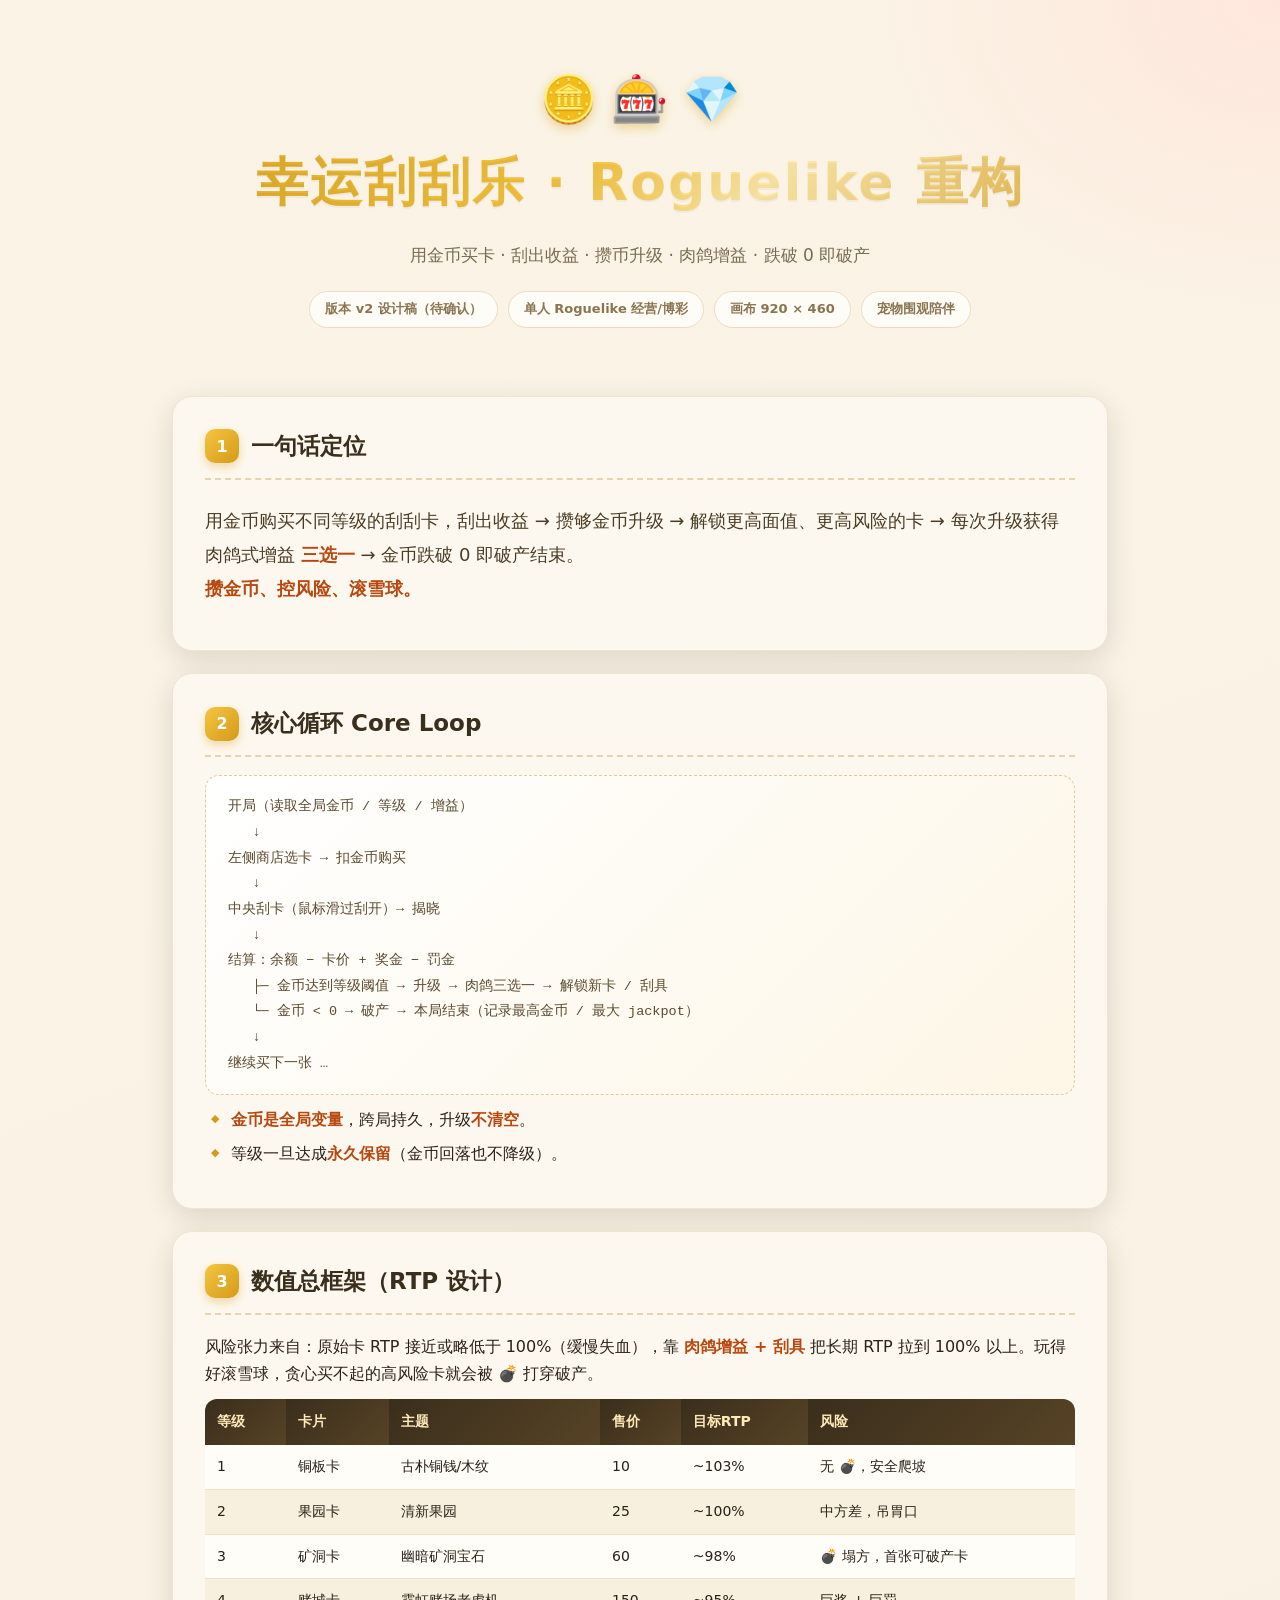
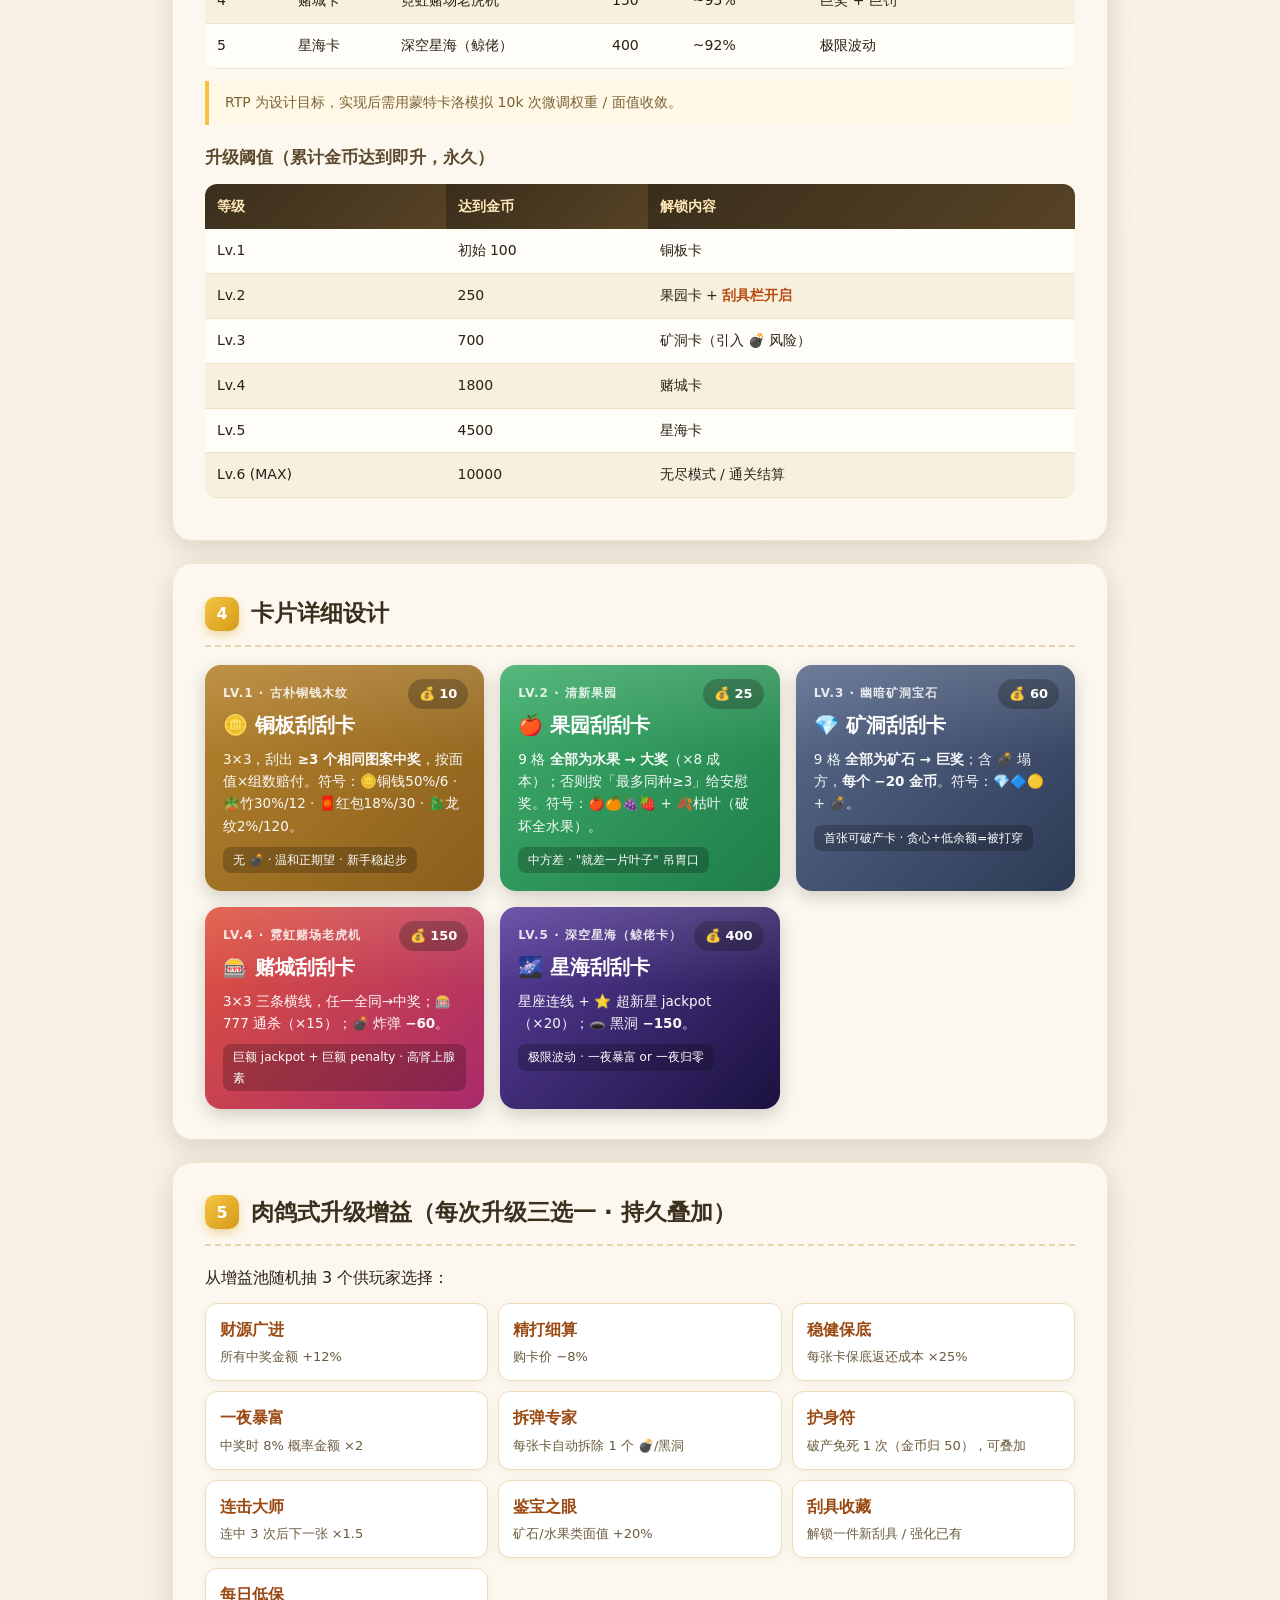
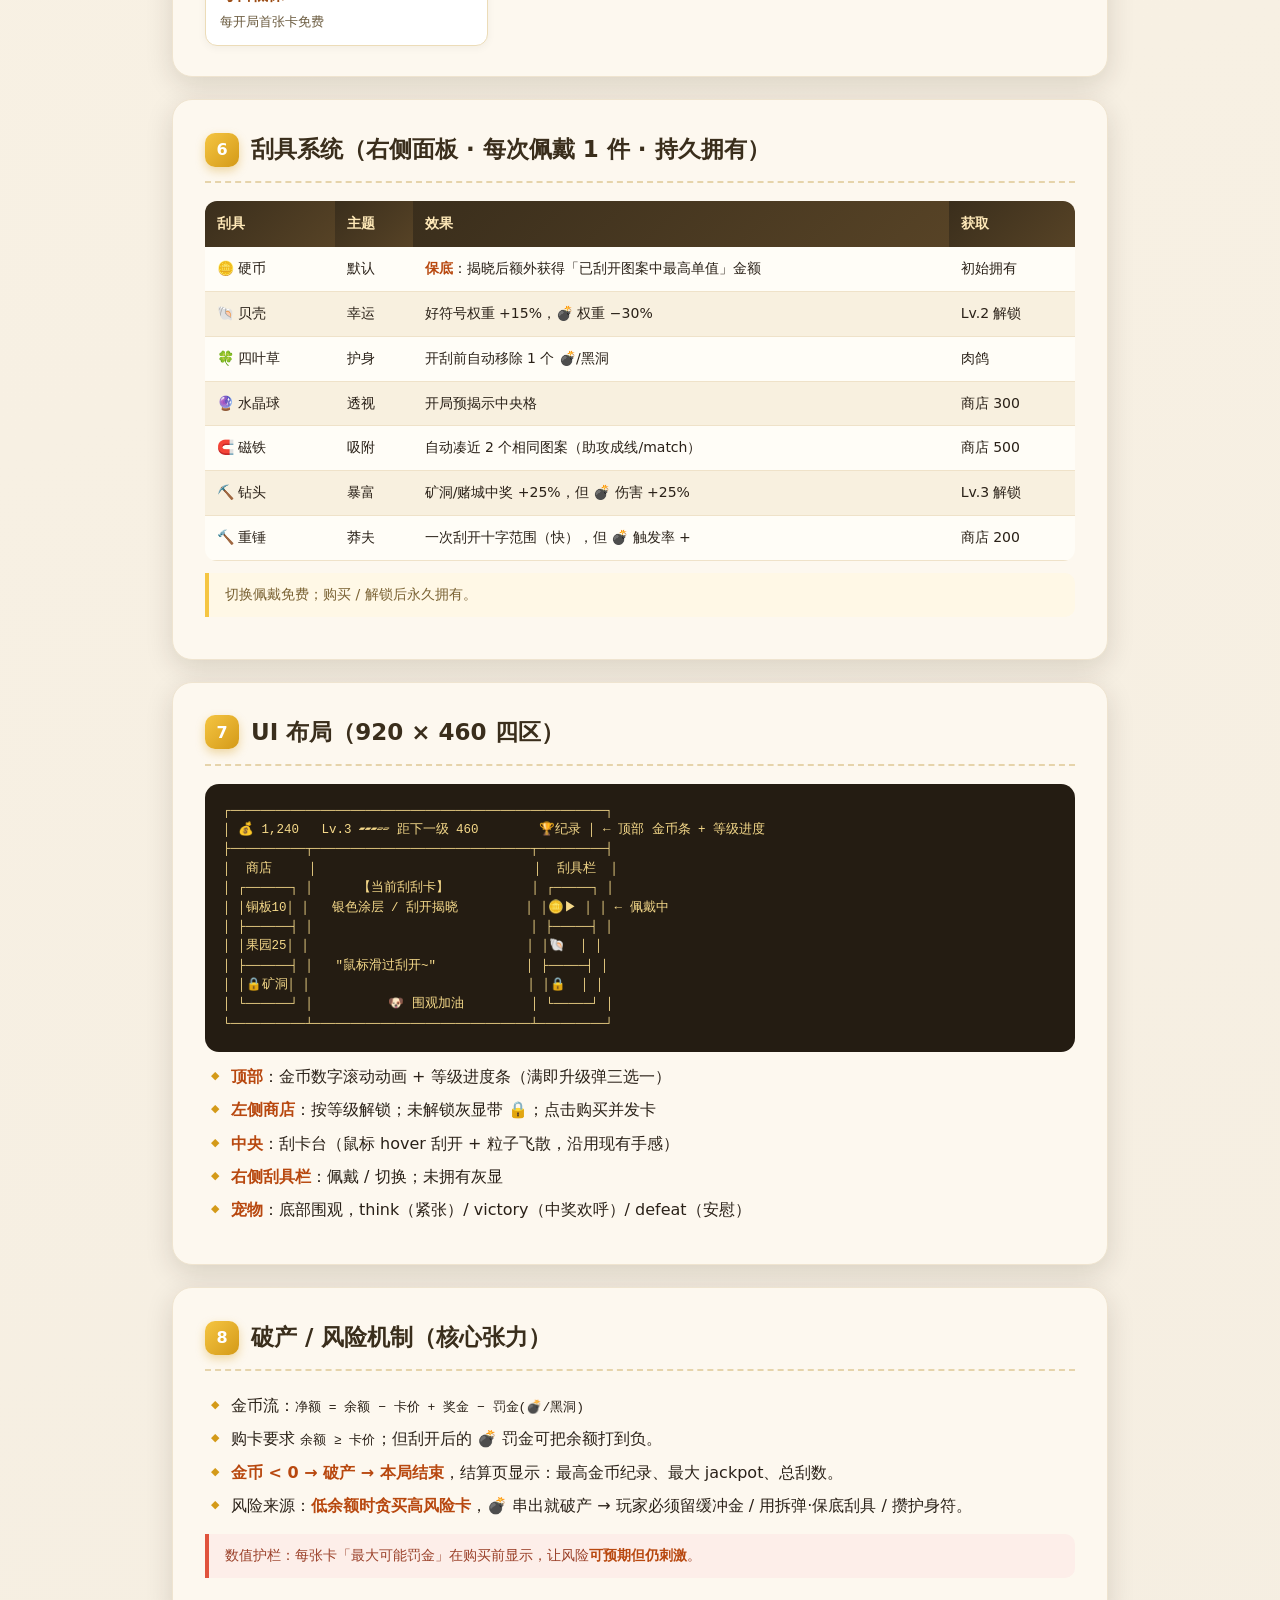
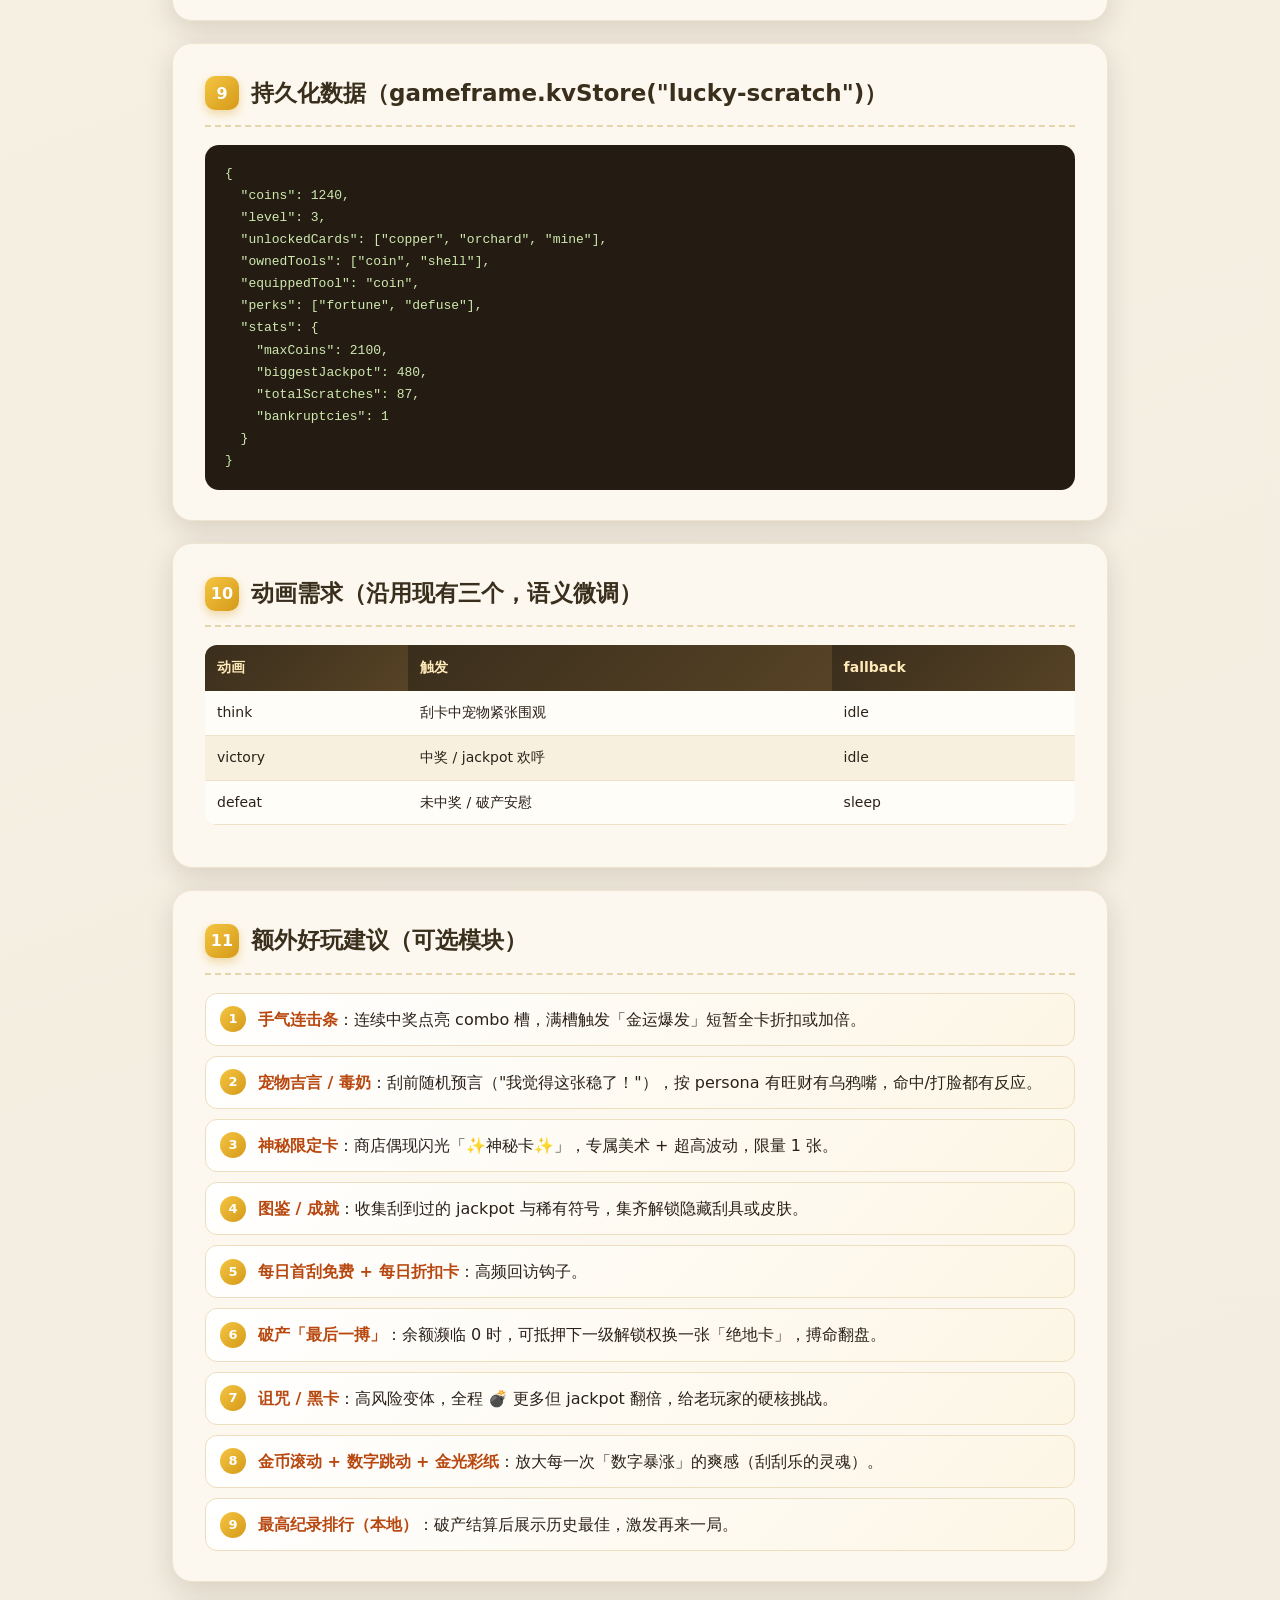
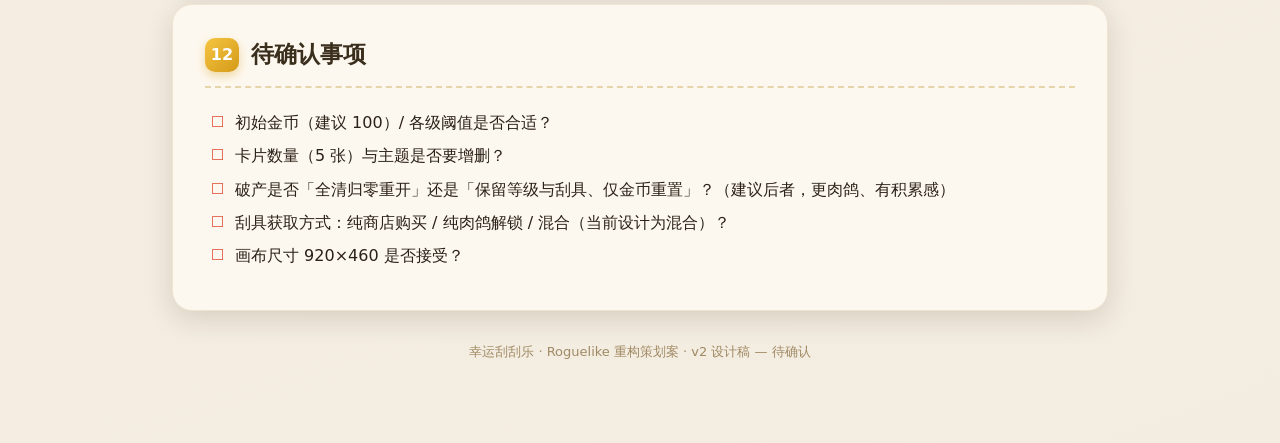
<file: DESIGN.html>
<!DOCTYPE html>
<html lang="zh-CN">
<head>
<meta charset="UTF-8">
<meta name="viewport" content="width=device-width, initial-scale=1.0">
<title>幸运刮刮乐 · Roguelike 重构策划案</title>
<style>
  :root{
    --gold:#f5c542; --gold-deep:#d49a18; --ink:#2a2118; --paper:#fdf8ef;
    --silver:#c9cdd4; --red:#e0533d; --green:#2faa6d; --blue:#3d7be0;
    --purple:#8b5cf6; --card-shadow:0 8px 28px rgba(40,30,10,.14);
  }
  *{box-sizing:border-box;margin:0;padding:0;}
  body{
    font-family:"PingFang SC","Microsoft YaHei","Segoe UI",system-ui,sans-serif;
    background:
      radial-gradient(900px 500px at 12% -8%, #fff3cf 0%, transparent 60%),
      radial-gradient(800px 600px at 100% 0%, #ffe6dc 0%, transparent 55%),
      linear-gradient(160deg,#fbf4e6 0%, #f3ece0 100%);
    color:var(--ink); line-height:1.7; padding:0 0 80px;
  }
  .wrap{max-width:980px; margin:0 auto; padding:0 22px;}

  /* Hero */
  header.hero{
    text-align:center; padding:60px 22px 46px; position:relative; overflow:hidden;
  }
  .hero h1{
    font-size:clamp(30px,5vw,52px); letter-spacing:2px;
    background:linear-gradient(135deg,#d49a18,#f5c542 45%,#ffe9a8 60%,#d49a18);
    -webkit-background-clip:text; background-clip:text; color:transparent;
    text-shadow:0 2px 0 rgba(0,0,0,.04); font-weight:900;
  }
  .hero .sub{margin-top:14px; font-size:17px; color:#7a6b50;}
  .badges{margin-top:22px; display:flex; gap:10px; justify-content:center; flex-wrap:wrap;}
  .badge{
    background:rgba(255,255,255,.7); border:1px solid #eadcbf; backdrop-filter:blur(4px);
    padding:6px 15px; border-radius:999px; font-size:13px; color:#8a7550; font-weight:600;
  }
  .coin-deco{font-size:46px; filter:drop-shadow(0 4px 6px rgba(212,154,24,.4)); }

  /* Section */
  section{
    background:var(--paper); border:1px solid #efe4d0; border-radius:20px;
    padding:30px 32px; margin:22px 0; box-shadow:var(--card-shadow);
  }
  h2{
    font-size:23px; font-weight:800; color:#3a2e1c; margin-bottom:18px;
    display:flex; align-items:center; gap:12px; padding-bottom:12px;
    border-bottom:2px dashed #e6d4ab;
  }
  h2 .num{
    flex:0 0 auto; width:34px; height:34px; border-radius:10px;
    background:linear-gradient(135deg,var(--gold),var(--gold-deep)); color:#fff;
    display:grid; place-items:center; font-size:16px; box-shadow:0 4px 10px rgba(212,154,24,.35);
  }
  h3{font-size:17px; margin:18px 0 8px; color:#5b4a2e;}
  p{margin:8px 0;}
  strong{color:#b8480f;}
  ul{margin:8px 0 8px 4px; list-style:none;}
  ul li{padding:3px 0 3px 22px; position:relative;}
  ul li::before{content:"◆"; color:var(--gold-deep); position:absolute; left:2px; font-size:11px; top:7px;}

  .tagline{
    font-size:18px; line-height:1.9; padding:6px 0; color:#4a3c26;
  }

  /* Core loop */
  .loop{
    background:linear-gradient(135deg,#fff,#fdf6e6); border:1px dashed #e0cb9a;
    border-radius:14px; padding:18px 22px; font-family:"Consolas",monospace;
    white-space:pre-wrap; font-size:13.5px; color:#5b4a2e; line-height:1.9;
  }

  /* Table */
  table{width:100%; border-collapse:collapse; margin:12px 0; font-size:14px; overflow:hidden; border-radius:12px;}
  th{background:linear-gradient(135deg,#3a2e1c,#574326); color:#ffe9b8; padding:11px 12px; text-align:left; font-weight:700;}
  td{padding:10px 12px; border-bottom:1px solid #efe2c9;}
  tbody tr:nth-child(odd){background:#fffdf7;}
  tbody tr:nth-child(even){background:#f8f0df;}
  tbody tr:hover{background:#fff3d0;}

  /* Card grid */
  .cards{display:grid; grid-template-columns:repeat(auto-fill,minmax(270px,1fr)); gap:16px; margin-top:14px;}
  .gcard{
    border-radius:16px; padding:18px; color:#fff; position:relative; overflow:hidden;
    box-shadow:0 6px 18px rgba(0,0,0,.18); min-height:150px;
  }
  .gcard::after{content:""; position:absolute; inset:0; background:linear-gradient(180deg,rgba(255,255,255,.12),transparent 40%); pointer-events:none;}
  .gcard .lv{font-size:12px; opacity:.85; font-weight:700; letter-spacing:1px;}
  .gcard .name{font-size:20px; font-weight:900; margin:4px 0 6px; display:flex; align-items:center; gap:8px;}
  .gcard .price{position:absolute; top:14px; right:16px; background:rgba(0,0,0,.28); padding:4px 11px; border-radius:999px; font-size:13px; font-weight:700;}
  .gcard .play{font-size:13.5px; line-height:1.65; opacity:.96;}
  .gcard .risk{margin-top:10px; font-size:12px; background:rgba(0,0,0,.22); display:inline-block; padding:3px 10px; border-radius:8px;}
  .c1{background:linear-gradient(135deg,#b5832e,#8a5f1c);}
  .c2{background:linear-gradient(135deg,#3fae6b,#1f7d49);}
  .c3{background:linear-gradient(135deg,#5a6b8c,#2d3a55);}
  .c4{background:linear-gradient(135deg,#e0533d,#a82a6b);}
  .c5{background:linear-gradient(135deg,#5b3f9e,#1a1240);}

  /* perk / tool chips */
  .chips{display:grid; grid-template-columns:repeat(auto-fill,minmax(220px,1fr)); gap:10px; margin-top:12px;}
  .chip{
    background:#fff; border:1px solid #ecdcb8; border-radius:12px; padding:12px 14px;
    box-shadow:0 2px 8px rgba(40,30,10,.05);
  }
  .chip .t{font-weight:800; color:#9a4a12; margin-bottom:3px;}
  .chip .d{font-size:13px; color:#6a5a3e;}

  /* layout ascii */
  .layout{
    background:#241c12; color:#f5d98a; border-radius:14px; padding:18px;
    font-family:"Consolas",monospace; font-size:12.5px; white-space:pre; overflow-x:auto; line-height:1.55;
  }

  pre.code{
    background:#241c12; color:#cfe9b0; border-radius:14px; padding:18px 20px;
    font-family:"Consolas",monospace; font-size:13px; overflow-x:auto; line-height:1.7;
  }
  .note{
    background:#fff8e6; border-left:4px solid var(--gold); padding:10px 16px;
    border-radius:0 10px 10px 0; font-size:14px; color:#7a6233; margin:12px 0;
  }
  .warn{
    background:#fdeee9; border-left:4px solid var(--red); padding:10px 16px;
    border-radius:0 10px 10px 0; font-size:14px; color:#9a4029; margin:12px 0;
  }
  .ideas{counter-reset:idea; display:grid; gap:10px; margin-top:8px;}
  .idea{
    background:linear-gradient(135deg,#fff,#fdf6e6); border:1px solid #eddfbd; border-radius:12px;
    padding:12px 16px 12px 52px; position:relative;
  }
  .idea::before{
    counter-increment:idea; content:counter(idea); position:absolute; left:14px; top:50%; transform:translateY(-50%);
    width:26px; height:26px; border-radius:50%; background:linear-gradient(135deg,var(--gold),var(--gold-deep));
    color:#fff; display:grid; place-items:center; font-weight:800; font-size:13px;
  }
  .idea b{color:#b8480f;}
  .check li{padding-left:26px;}
  .check li::before{content:"☐"; color:var(--red); font-size:15px; top:4px;}
  footer{text-align:center; color:#a08a64; font-size:13px; margin-top:30px;}
</style>
</head>
<body>

<header class="hero">
  <div class="coin-deco">🪙 🎰 💎</div>
  <h1>幸运刮刮乐 · Roguelike 重构</h1>
  <div class="sub">用金币买卡 · 刮出收益 · 攒币升级 · 肉鸽增益 · 跌破 0 即破产</div>
  <div class="badges">
    <span class="badge">版本 v2 设计稿（待确认）</span>
    <span class="badge">单人 Roguelike 经营/博彩</span>
    <span class="badge">画布 920 × 460</span>
    <span class="badge">宠物围观陪伴</span>
  </div>
</header>

<div class="wrap">

  <section>
    <h2><span class="num">1</span>一句话定位</h2>
    <p class="tagline">用金币购买不同等级的刮刮卡，刮出收益 → 攒够金币升级 → 解锁更高面值、更高风险的卡 → 每次升级获得肉鸽式增益 <strong>三选一</strong> → 金币跌破 0 即破产结束。<br><strong>攒金币、控风险、滚雪球。</strong></p>
  </section>

  <section>
    <h2><span class="num">2</span>核心循环 Core Loop</h2>
    <div class="loop">开局（读取全局金币 / 等级 / 增益）
   ↓
左侧商店选卡 → 扣金币购买
   ↓
中央刮卡（鼠标滑过刮开）→ 揭晓
   ↓
结算：余额 − 卡价 + 奖金 − 罚金
   ├─ 金币达到等级阈值 → 升级 → 肉鸽三选一 → 解锁新卡 / 刮具
   └─ 金币 &lt; 0 → 破产 → 本局结束（记录最高金币 / 最大 jackpot）
   ↓
继续买下一张 …</div>
    <ul>
      <li><strong>金币是全局变量</strong>，跨局持久，升级<strong>不清空</strong>。</li>
      <li>等级一旦达成<strong>永久保留</strong>（金币回落也不降级）。</li>
    </ul>
  </section>

  <section>
    <h2><span class="num">3</span>数值总框架（RTP 设计）</h2>
    <p>风险张力来自：原始卡 RTP 接近或略低于 100%（缓慢失血），靠 <strong>肉鸽增益 + 刮具</strong> 把长期 RTP 拉到 100% 以上。玩得好滚雪球，贪心买不起的高风险卡就会被 💣 打穿破产。</p>
    <table>
      <thead><tr><th>等级</th><th>卡片</th><th>主题</th><th>售价</th><th>目标RTP</th><th>风险</th></tr></thead>
      <tbody>
        <tr><td>1</td><td>铜板卡</td><td>古朴铜钱/木纹</td><td>10</td><td>~103%</td><td>无 💣，安全爬坡</td></tr>
        <tr><td>2</td><td>果园卡</td><td>清新果园</td><td>25</td><td>~100%</td><td>中方差，吊胃口</td></tr>
        <tr><td>3</td><td>矿洞卡</td><td>幽暗矿洞宝石</td><td>60</td><td>~98%</td><td>💣 塌方，首张可破产卡</td></tr>
        <tr><td>4</td><td>赌城卡</td><td>霓虹赌场老虎机</td><td>150</td><td>~95%</td><td>巨奖 + 巨罚</td></tr>
        <tr><td>5</td><td>星海卡</td><td>深空星海（鲸佬）</td><td>400</td><td>~92%</td><td>极限波动</td></tr>
      </tbody>
    </table>
    <div class="note">RTP 为设计目标，实现后需用蒙特卡洛模拟 10k 次微调权重 / 面值收敛。</div>

    <h3>升级阈值（累计金币达到即升，永久）</h3>
    <table>
      <thead><tr><th>等级</th><th>达到金币</th><th>解锁内容</th></tr></thead>
      <tbody>
        <tr><td>Lv.1</td><td>初始 100</td><td>铜板卡</td></tr>
        <tr><td>Lv.2</td><td>250</td><td>果园卡 + <strong>刮具栏开启</strong></td></tr>
        <tr><td>Lv.3</td><td>700</td><td>矿洞卡（引入 💣 风险）</td></tr>
        <tr><td>Lv.4</td><td>1800</td><td>赌城卡</td></tr>
        <tr><td>Lv.5</td><td>4500</td><td>星海卡</td></tr>
        <tr><td>Lv.6 (MAX)</td><td>10000</td><td>无尽模式 / 通关结算</td></tr>
      </tbody>
    </table>
  </section>

  <section>
    <h2><span class="num">4</span>卡片详细设计</h2>
    <div class="cards">
      <div class="gcard c1">
        <div class="price">💰 10</div>
        <div class="lv">LV.1 · 古朴铜钱木纹</div>
        <div class="name">🪙 铜板刮刮卡</div>
        <div class="play">3×3，刮出 <b>≥3 个相同图案中奖</b>，按面值×组数赔付。符号：🪙铜钱50%/6 · 🪴竹30%/12 · 🧧红包18%/30 · 🐉龙纹2%/120。</div>
        <div class="risk">无 💣 · 温和正期望 · 新手稳起步</div>
      </div>
      <div class="gcard c2">
        <div class="price">💰 25</div>
        <div class="lv">LV.2 · 清新果园</div>
        <div class="name">🍎 果园刮刮卡</div>
        <div class="play">9 格 <b>全部为水果 → 大奖</b>（×8 成本）；否则按「最多同种≥3」给安慰奖。符号：🍎🍊🍇🍓 + 🍂枯叶（破坏全水果）。</div>
        <div class="risk">中方差 · "就差一片叶子" 吊胃口</div>
      </div>
      <div class="gcard c3">
        <div class="price">💰 60</div>
        <div class="lv">LV.3 · 幽暗矿洞宝石</div>
        <div class="name">💎 矿洞刮刮卡</div>
        <div class="play">9 格 <b>全部为矿石 → 巨奖</b>；含 💣 塌方，<b>每个 −20 金币</b>。符号：💎🔷🟡 + 💣。</div>
        <div class="risk">首张可破产卡 · 贪心+低余额=被打穿</div>
      </div>
      <div class="gcard c4">
        <div class="price">💰 150</div>
        <div class="lv">LV.4 · 霓虹赌场老虎机</div>
        <div class="name">🎰 赌城刮刮卡</div>
        <div class="play">3×3 三条横线，任一全同→中奖；🎰 777 通杀（×15）；💣 炸弹 <b>−60</b>。</div>
        <div class="risk">巨额 jackpot + 巨额 penalty · 高肾上腺素</div>
      </div>
      <div class="gcard c5">
        <div class="price">💰 400</div>
        <div class="lv">LV.5 · 深空星海（鲸佬卡）</div>
        <div class="name">🌌 星海刮刮卡</div>
        <div class="play">星座连线 + ⭐ 超新星 jackpot（×20）；🕳️ 黑洞 <b>−150</b>。</div>
        <div class="risk">极限波动 · 一夜暴富 or 一夜归零</div>
      </div>
    </div>
  </section>

  <section>
    <h2><span class="num">5</span>肉鸽式升级增益（每次升级三选一 · 持久叠加）</h2>
    <p>从增益池随机抽 3 个供玩家选择：</p>
    <div class="chips">
      <div class="chip"><div class="t">财源广进</div><div class="d">所有中奖金额 +12%</div></div>
      <div class="chip"><div class="t">精打细算</div><div class="d">购卡价 −8%</div></div>
      <div class="chip"><div class="t">稳健保底</div><div class="d">每张卡保底返还成本 ×25%</div></div>
      <div class="chip"><div class="t">一夜暴富</div><div class="d">中奖时 8% 概率金额 ×2</div></div>
      <div class="chip"><div class="t">拆弹专家</div><div class="d">每张卡自动拆除 1 个 💣/黑洞</div></div>
      <div class="chip"><div class="t">护身符</div><div class="d">破产免死 1 次（金币归 50），可叠加</div></div>
      <div class="chip"><div class="t">连击大师</div><div class="d">连中 3 次后下一张 ×1.5</div></div>
      <div class="chip"><div class="t">鉴宝之眼</div><div class="d">矿石/水果类面值 +20%</div></div>
      <div class="chip"><div class="t">刮具收藏</div><div class="d">解锁一件新刮具 / 强化已有</div></div>
      <div class="chip"><div class="t">每日低保</div><div class="d">每开局首张卡免费</div></div>
    </div>
  </section>

  <section>
    <h2><span class="num">6</span>刮具系统（右侧面板 · 每次佩戴 1 件 · 持久拥有）</h2>
    <table>
      <thead><tr><th>刮具</th><th>主题</th><th>效果</th><th>获取</th></tr></thead>
      <tbody>
        <tr><td>🪙 硬币</td><td>默认</td><td><strong>保底</strong>：揭晓后额外获得「已刮开图案中最高单值」金额</td><td>初始拥有</td></tr>
        <tr><td>🐚 贝壳</td><td>幸运</td><td>好符号权重 +15%，💣 权重 −30%</td><td>Lv.2 解锁</td></tr>
        <tr><td>🍀 四叶草</td><td>护身</td><td>开刮前自动移除 1 个 💣/黑洞</td><td>肉鸽</td></tr>
        <tr><td>🔮 水晶球</td><td>透视</td><td>开局预揭示中央格</td><td>商店 300</td></tr>
        <tr><td>🧲 磁铁</td><td>吸附</td><td>自动凑近 2 个相同图案（助攻成线/match）</td><td>商店 500</td></tr>
        <tr><td>⛏️ 钻头</td><td>暴富</td><td>矿洞/赌城中奖 +25%，但 💣 伤害 +25%</td><td>Lv.3 解锁</td></tr>
        <tr><td>🔨 重锤</td><td>莽夫</td><td>一次刮开十字范围（快），但 💣 触发率 +</td><td>商店 200</td></tr>
      </tbody>
    </table>
    <div class="note">切换佩戴免费；购买 / 解锁后永久拥有。</div>
  </section>

  <section>
    <h2><span class="num">7</span>UI 布局（920 × 460 四区）</h2>
    <div class="layout">┌──────────────────────────────────────────────────┐
│ 💰 1,240   Lv.3 ▰▰▰▱▱ 距下一级 460        🏆纪录 │ ← 顶部 金币条 + 等级进度
├──────────┬─────────────────────────────┬─────────┤
│  商店     │                             │  刮具栏  │
│ ┌──────┐ │      【当前刮刮卡】           │ ┌─────┐ │
│ │铜板10│ │   银色涂层 / 刮开揭晓         │ │🪙▶ │ │ ← 佩戴中
│ ├──────┤ │                             │ ├─────┤ │
│ │果园25│ │                             │ │🐚  │ │
│ ├──────┤ │   "鼠标滑过刮开~"            │ ├─────┤ │
│ │🔒矿洞│ │                             │ │🔒  │ │
│ └──────┘ │          🐶 围观加油         │ └─────┘ │
└──────────┴─────────────────────────────┴─────────┘</div>
    <ul>
      <li><strong>顶部</strong>：金币数字滚动动画 + 等级进度条（满即升级弹三选一）</li>
      <li><strong>左侧商店</strong>：按等级解锁；未解锁灰显带 🔒；点击购买并发卡</li>
      <li><strong>中央</strong>：刮卡台（鼠标 hover 刮开 + 粒子飞散，沿用现有手感）</li>
      <li><strong>右侧刮具栏</strong>：佩戴 / 切换；未拥有灰显</li>
      <li><strong>宠物</strong>：底部围观，think（紧张）/ victory（中奖欢呼）/ defeat（安慰）</li>
    </ul>
  </section>

  <section>
    <h2><span class="num">8</span>破产 / 风险机制（核心张力）</h2>
    <ul>
      <li>金币流：<code>净额 = 余额 − 卡价 + 奖金 − 罚金(💣/黑洞)</code></li>
      <li>购卡要求 <code>余额 ≥ 卡价</code>；但刮开后的 💣 罚金可把余额打到负。</li>
      <li><strong>金币 &lt; 0 → 破产 → 本局结束</strong>，结算页显示：最高金币纪录、最大 jackpot、总刮数。</li>
      <li>风险来源：<strong>低余额时贪买高风险卡</strong>，💣 串出就破产 → 玩家必须留缓冲金 / 用拆弹·保底刮具 / 攒护身符。</li>
    </ul>
    <div class="warn">数值护栏：每张卡「最大可能罚金」在购买前显示，让风险<strong>可预期但仍刺激</strong>。</div>
  </section>

  <section>
    <h2><span class="num">9</span>持久化数据（gameframe.kvStore("lucky-scratch")）</h2>
    <pre class="code">{
  "coins": 1240,
  "level": 3,
  "unlockedCards": ["copper", "orchard", "mine"],
  "ownedTools": ["coin", "shell"],
  "equippedTool": "coin",
  "perks": ["fortune", "defuse"],
  "stats": {
    "maxCoins": 2100,
    "biggestJackpot": 480,
    "totalScratches": 87,
    "bankruptcies": 1
  }
}</pre>
  </section>

  <section>
    <h2><span class="num">10</span>动画需求（沿用现有三个，语义微调）</h2>
    <table>
      <thead><tr><th>动画</th><th>触发</th><th>fallback</th></tr></thead>
      <tbody>
        <tr><td>think</td><td>刮卡中宠物紧张围观</td><td>idle</td></tr>
        <tr><td>victory</td><td>中奖 / jackpot 欢呼</td><td>idle</td></tr>
        <tr><td>defeat</td><td>未中奖 / 破产安慰</td><td>sleep</td></tr>
      </tbody>
    </table>
  </section>

  <section>
    <h2><span class="num">11</span>额外好玩建议（可选模块）</h2>
    <div class="ideas">
      <div class="idea"><b>手气连击条</b>：连续中奖点亮 combo 槽，满槽触发「金运爆发」短暂全卡折扣或加倍。</div>
      <div class="idea"><b>宠物吉言 / 毒奶</b>：刮前随机预言（"我觉得这张稳了！"），按 persona 有旺财有乌鸦嘴，命中/打脸都有反应。</div>
      <div class="idea"><b>神秘限定卡</b>：商店偶现闪光「✨神秘卡✨」，专属美术 + 超高波动，限量 1 张。</div>
      <div class="idea"><b>图鉴 / 成就</b>：收集刮到过的 jackpot 与稀有符号，集齐解锁隐藏刮具或皮肤。</div>
      <div class="idea"><b>每日首刮免费 + 每日折扣卡</b>：高频回访钩子。</div>
      <div class="idea"><b>破产「最后一搏」</b>：余额濒临 0 时，可抵押下一级解锁权换一张「绝地卡」，搏命翻盘。</div>
      <div class="idea"><b>诅咒 / 黑卡</b>：高风险变体，全程 💣 更多但 jackpot 翻倍，给老玩家的硬核挑战。</div>
      <div class="idea"><b>金币滚动 + 数字跳动 + 金光彩纸</b>：放大每一次「数字暴涨」的爽感（刮刮乐的灵魂）。</div>
      <div class="idea"><b>最高纪录排行（本地）</b>：破产结算后展示历史最佳，激发再来一局。</div>
    </div>
  </section>

  <section>
    <h2><span class="num">12</span>待确认事项</h2>
    <ul class="check">
      <li>初始金币（建议 100）/ 各级阈值是否合适？</li>
      <li>卡片数量（5 张）与主题是否要增删？</li>
      <li>破产是否「全清归零重开」还是「保留等级与刮具、仅金币重置」？（建议后者，更肉鸽、有积累感）</li>
      <li>刮具获取方式：纯商店购买 / 纯肉鸽解锁 / 混合（当前设计为混合）？</li>
      <li>画布尺寸 920×460 是否接受？</li>
    </ul>
  </section>

  <footer>幸运刮刮乐 · Roguelike 重构策划案 · v2 设计稿 — 待确认</footer>

</div>
</body>
</html>
</file>
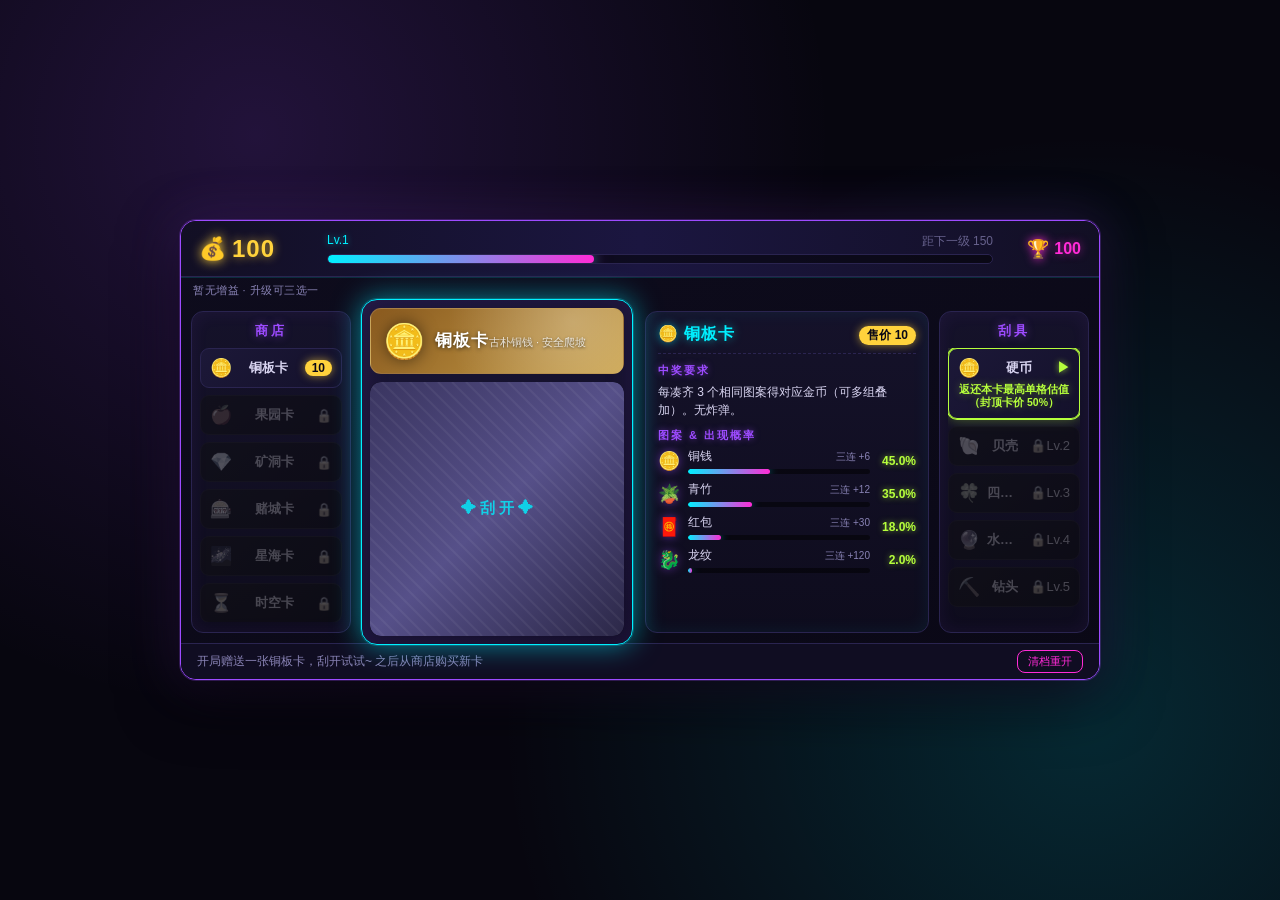
<file: 幸运刮刮乐.html>
<!DOCTYPE html>
<html lang="zh-CN">
<head>
  <meta charset="UTF-8" />
  <meta name="viewport" content="width=device-width, initial-scale=1.0" />
  <title>幸运刮刮乐 · Roguelike</title>
  <style>
/* ===== 全局 · 深色霓虹主题 ===== */
* { margin: 0; padding: 0; box-sizing: border-box; }

:root {
  --bg-0: #07060f;          /* 最深背景 */
  --bg-1: #0e0c1d;          /* 容器底 */
  --panel: #15122a;         /* 面板 */
  --panel-2: #1c1838;       /* 面板高亮 */
  --border: #2a2450;        /* 描边 */
  --text: #d8d4f0;          /* 主文字 */
  --text-dim: #8983b5;      /* 次文字 */

  --neon-cyan: #00f0ff;
  --neon-pink: #ff2bd6;
  --neon-purple: #9d4bff;
  --neon-lime: #b6ff3c;
  --neon-gold: #ffd23c;

  --glow-cyan: rgba(0, 240, 255, 0.55);
  --glow-pink: rgba(255, 43, 214, 0.55);
  --glow-purple: rgba(157, 75, 255, 0.5);
}

html, body {
  width: 100%;
  height: 100%;
  font-family: "PingFang SC", "Microsoft YaHei", "Segoe UI", sans-serif;
  background:
    radial-gradient(circle at 20% 15%, rgba(157, 75, 255, 0.18), transparent 45%),
    radial-gradient(circle at 85% 80%, rgba(0, 240, 255, 0.15), transparent 45%),
    var(--bg-0);
  color: var(--text);
  display: flex;
  align-items: center;
  justify-content: center;
}

/* ===== 游戏容器 920x460 ===== */
.game {
  width: 920px;
  height: 460px;
  max-width: 100vw;
  display: flex;
  flex-direction: column;
  background: linear-gradient(160deg, var(--bg-1), #0a0816);
  border: 1px solid var(--neon-purple);
  border-radius: 16px;
  box-shadow:
    0 0 0 1px rgba(157, 75, 255, 0.25),
    0 18px 60px rgba(0, 0, 0, 0.7),
    0 0 50px rgba(157, 75, 255, 0.22);
  overflow: hidden;
}

/* ===== 顶部 ===== */
.topbar {
  height: 56px;
  flex-shrink: 0;
  display: flex;
  align-items: center;
  gap: 18px;
  padding: 0 18px;
  background: linear-gradient(90deg, #120f24, #1b1640 50%, #120f24);
  border-bottom: 1px solid var(--border);
  box-shadow: 0 1px 0 rgba(0, 240, 255, 0.15);
}

.coins { display: flex; align-items: center; gap: 6px; min-width: 110px; }
.coin-icon { font-size: 22px; filter: drop-shadow(0 0 6px var(--neon-gold)); }
.coin-value {
  font-size: 24px;
  font-weight: 700;
  color: var(--neon-gold);
  letter-spacing: 1px;
  text-shadow: 0 0 10px rgba(255, 210, 60, 0.7);
}

.level-box { flex: 1; }
.level-label {
  display: flex;
  justify-content: space-between;
  font-size: 12px;
  margin-bottom: 4px;
  color: var(--neon-cyan);
  text-shadow: 0 0 6px var(--glow-cyan);
}
.level-hint { opacity: 0.7; color: var(--text-dim); text-shadow: none; }
.level-bar {
  height: 10px;
  background: rgba(0, 0, 0, 0.5);
  border-radius: 6px;
  overflow: hidden;
  border: 1px solid var(--border);
}
.level-fill {
  height: 100%;
  width: 0%;
  background: linear-gradient(90deg, var(--neon-cyan), var(--neon-pink));
  border-radius: 6px;
  box-shadow: 0 0 12px var(--glow-cyan), 0 0 18px var(--glow-pink);
  transition: width 0.4s ease;
}

.record { display: flex; align-items: center; gap: 5px; min-width: 70px; justify-content: flex-end; }
.record-icon { font-size: 18px; filter: drop-shadow(0 0 5px var(--neon-pink)); }
.record-value {
  font-size: 16px;
  font-weight: 600;
  color: var(--neon-pink);
  text-shadow: 0 0 8px var(--glow-pink);
}

/* ===== 主体三区 ===== */
.board {
  flex: 1;
  display: grid;
  grid-template-columns: 160px 1fr 150px;
  gap: 10px;
  padding: 10px;
  min-height: 0;
}

.panel-title {
  font-size: 13px;
  font-weight: 700;
  color: var(--neon-purple);
  text-align: center;
  margin-bottom: 8px;
  letter-spacing: 3px;
  text-shadow: 0 0 8px var(--glow-purple);
}

/* 左侧商店 / 右侧刮具 共享面板风 */
.shop, .tools {
  background: linear-gradient(180deg, var(--panel), var(--bg-1));
  border: 1px solid var(--border);
  border-radius: 12px;
  padding: 10px 8px;
  display: flex;
  flex-direction: column;
  box-shadow: inset 0 0 18px rgba(157, 75, 255, 0.08);
  min-height: 0;
}

.shop-list, .tool-list {
  display: flex;
  flex-direction: column;
  gap: 7px;
  overflow-y: auto;
}

/* 卡片 / 刮具 通用按钮 */
.card-item, .tool-item {
  display: flex;
  align-items: center;
  gap: 7px;
  padding: 8px 9px;
  background: linear-gradient(135deg, var(--panel-2), #14112b);
  border: 1px solid var(--border);
  border-radius: 9px;
  cursor: pointer;
  font-size: 13px;
  color: var(--text);
  transition: transform 0.12s ease, box-shadow 0.12s ease, border-color 0.12s ease;
  position: relative;
}
.card-item:hover, .tool-item:hover {
  transform: translateY(-2px);
  border-color: var(--neon-cyan);
  box-shadow: 0 0 14px var(--glow-cyan);
}
.card-emoji, .tool-emoji { font-size: 18px; flex: 0 0 auto; }
.card-name, .tool-name { flex: 1; font-weight: 600; }
.tool-item {
  flex-direction: column;
  align-items: stretch;
  gap: 4px;
}
.tool-main {
  display: flex;
  align-items: center;
  gap: 7px;
  min-width: 0;
}
/* 刮具名：始终单行，过长则省略，避免角标/图标被挤到第二行 */
.tool-name {
  min-width: 0;
  white-space: nowrap;
  overflow: hidden;
  text-overflow: ellipsis;
}
.tool-desc {
  display: block;
  min-width: 0;
  padding-left: 0;
  font-size: 10.5px;
  font-weight: 700;
  line-height: 1.28;
  color: var(--neon-lime);
  white-space: normal;
  overflow: visible;
  text-overflow: clip;
  word-break: break-word;
  text-shadow: 0 0 8px rgba(182, 255, 60, 0.35);
}
.tool-flag, .tool-own, .tool-buy, .tool-lock { flex: 0 0 auto; white-space: nowrap; }
.card-price {
  font-size: 12px;
  font-weight: 700;
  color: #0a0816;
  background: var(--neon-gold);
  padding: 1px 7px;
  border-radius: 10px;
  box-shadow: 0 0 8px rgba(255, 210, 60, 0.6);
}
.tool-flag { color: var(--neon-lime); font-weight: 700; text-shadow: 0 0 6px rgba(182, 255, 60, 0.7); }
.tool-own { font-size: 11px; font-weight: 700; color: var(--text-dim); }
.tool-buy {
  font-size: 11px;
  font-weight: 800;
  color: #0a0816;
  background: var(--neon-gold);
  padding: 1px 6px;
  border-radius: 7px;
  white-space: nowrap;
}
/* 商店可购买刮具：金色描边，与等级锁定区分 */
.tool-item.buy { border-color: rgba(255, 210, 60, 0.45); }
.tool-item.buy:hover { border-color: var(--neon-gold); box-shadow: 0 0 14px rgba(255, 210, 60, 0.4); }

/* 未解锁：只显示锁、不显示价格；解锁后：隐藏锁、显示价格 */
.card-item:not(.locked) .card-lock { display: none; }
.card-item.locked .card-price { display: none; }

.card-item.locked, .tool-item.locked {
  filter: grayscale(0.85) brightness(0.6);
  opacity: 0.5;
  cursor: not-allowed;
}
.card-item.locked:hover, .tool-item.locked:hover {
  transform: none;
  border-color: var(--border);
  box-shadow: none;
}
.tool-item.equipped {
  border-color: var(--neon-lime);
  box-shadow: 0 0 0 1px var(--neon-lime), 0 0 14px rgba(182, 255, 60, 0.4);
}

/* ===== 中央刮卡台 + 说明面板 ===== */
.stage {
  display: flex;
  flex-direction: row;
  align-items: center;
  justify-content: center;
  gap: 12px;
  min-height: 0;
}
.scratch-wrap {
  flex: 0 0 auto;
  display: flex;
  align-items: center;
  justify-content: center;
  padding: 6px 0;
}

/* 卡片右侧：说明面板 */
.card-info {
  flex: 1;
  min-width: 0;
  align-self: stretch;
  display: flex;
  flex-direction: column;
  gap: 9px;
  padding: 12px;
  background: linear-gradient(180deg, var(--panel), var(--bg-1));
  border: 1px solid var(--border);
  border-radius: 12px;
  box-shadow: inset 0 0 18px rgba(0, 240, 255, 0.07);
  overflow-y: auto;
}
.card-info .ci-head {
  display: flex;
  align-items: baseline;
  justify-content: space-between;
  gap: 8px;
  padding-bottom: 8px;
  border-bottom: 1px dashed var(--border);
}
.card-info .ci-title {
  font-size: 16px;
  font-weight: 800;
  letter-spacing: 1px;
  color: var(--neon-cyan);
  text-shadow: 0 0 10px var(--glow-cyan);
}
.card-info .ci-price {
  font-size: 12px;
  font-weight: 700;
  color: #0a0816;
  background: var(--neon-gold);
  padding: 1px 8px;
  border-radius: 10px;
  box-shadow: 0 0 8px rgba(255, 210, 60, 0.6);
}
.card-info .ci-label {
  font-size: 11px;
  font-weight: 700;
  letter-spacing: 2px;
  color: var(--neon-purple);
  text-shadow: 0 0 6px var(--glow-purple);
  margin-bottom: 5px;
}
.card-info .ci-rule {
  font-size: 12px;
  line-height: 1.5;
  color: var(--text);
}

/* 概率列表 */
.card-info .ci-odds { list-style: none; display: flex; flex-direction: column; gap: 7px; }
.card-info .ci-odds li { display: flex; align-items: center; gap: 8px; }
.card-info .od-sym { font-size: 18px; width: 22px; text-align: center; flex-shrink: 0; filter: drop-shadow(0 0 5px var(--glow-purple)); }
.card-info .od-mid { flex: 1; min-width: 0; }
.card-info .od-top { display: flex; justify-content: space-between; align-items: baseline; gap: 6px; }
.card-info .od-name { font-size: 12px; color: var(--text); white-space: nowrap; }
.card-info .od-pay { font-size: 10px; color: var(--text-dim); white-space: nowrap; }
.card-info .od-pay.danger { color: var(--neon-pink); }
.card-info .od-bar {
  height: 5px;
  margin-top: 4px;
  background: rgba(0, 0, 0, 0.5);
  border-radius: 4px;
  overflow: hidden;
}
.card-info .od-bar i {
  display: block;
  height: 100%;
  border-radius: 4px;
  background: linear-gradient(90deg, var(--neon-cyan), var(--neon-pink));
  box-shadow: 0 0 8px var(--glow-cyan);
}
.card-info .od-pct {
  width: 38px;
  flex-shrink: 0;
  font-size: 12px;
  font-weight: 700;
  text-align: right;
  color: var(--neon-lime);
  text-shadow: 0 0 6px rgba(182, 255, 60, 0.6);
}
.scratch-area {
  position: relative;
  width: 272px;
  padding: 8px;
  border-radius: 16px;
  background: linear-gradient(135deg, #1a1636, #100d24);
  border: 1px solid var(--neon-cyan);
  box-shadow:
    0 0 0 1px rgba(0, 240, 255, 0.2),
    0 0 28px var(--glow-cyan),
    inset 0 0 30px rgba(157, 75, 255, 0.12);
  display: flex;
  flex-direction: column;
  gap: 8px;
  overflow: hidden;
  transform-origin: center center;
  will-change: transform, opacity;
}
.scratch-area.card-swap-out {
  pointer-events: none;
  animation: cardSwapOut 0.18s ease-in forwards;
}
.scratch-area.card-swap-in {
  pointer-events: none;
  animation: cardSwapIn 0.26s cubic-bezier(0.16, 1, 0.3, 1) both;
}
@keyframes cardSwapOut {
  0% { opacity: 1; transform: translateX(0) rotate(0deg) scale(1); }
  100% { opacity: 0; transform: translateX(-115%) rotate(-5deg) scale(0.96); }
}
@keyframes cardSwapIn {
  0% { opacity: 0; transform: translateX(115%) rotate(5deg) scale(0.96); }
  70% { opacity: 1; transform: translateX(-3%) rotate(-0.6deg) scale(1.01); }
  100% { opacity: 1; transform: translateX(0) rotate(0deg) scale(1); }
}
.scratch-placeholder {
  color: var(--neon-cyan);
  font-size: 15px;
  letter-spacing: 2px;
  user-select: none;
  text-shadow: 0 0 10px var(--glow-cyan);
  animation: pulse 1.8s ease-in-out infinite;
}
@keyframes pulse {
  0%, 100% { opacity: 0.55; }
  50% { opacity: 1; }
}

/* ===== 底部 ===== */
.statusbar {
  height: 36px;
  flex-shrink: 0;
  display: flex;
  align-items: center;
  justify-content: space-between;
  padding: 0 16px;
  background: #100d22;
  border-top: 1px solid var(--border);
  font-size: 12px;
  color: var(--text-dim);
}
.reset-btn {
  font-size: 11px;
  padding: 3px 10px;
  border: 1px solid var(--neon-pink);
  border-radius: 8px;
  background: transparent;
  color: var(--neon-pink);
  cursor: pointer;
  transition: box-shadow 0.12s ease, background 0.12s ease;
}
.reset-btn:hover {
  background: rgba(255, 43, 214, 0.12);
  box-shadow: 0 0 12px var(--glow-pink);
}

/* 滚动条美化 */
.shop-list::-webkit-scrollbar, .tool-list::-webkit-scrollbar { width: 5px; }
.shop-list::-webkit-scrollbar-thumb, .tool-list::-webkit-scrollbar-thumb {
  background: var(--neon-purple); border-radius: 3px;
}

/* ===== 刮卡：卡头 + 刮奖区（底层网格 + 涂层 canvas） ===== */
/* 卡头：主题画 + 卡名，始终可见 */
.card-header {
  height: 66px;
  flex-shrink: 0;
  position: relative;
  border-radius: 11px;
  overflow: hidden;
  display: flex;
  align-items: center;
  gap: 10px;
  padding: 0 12px;
  border: 1px solid rgba(255, 255, 255, 0.12);
}
.card-header .ch-art {
  font-size: 34px;
  filter: drop-shadow(0 0 8px rgba(0, 0, 0, 0.5));
  z-index: 1;
}
.card-header .ch-meta { z-index: 1; line-height: 1.25; }
.card-header .ch-name {
  font-size: 17px;
  font-weight: 800;
  letter-spacing: 1px;
  color: #fff;
  text-shadow: 0 1px 4px rgba(0, 0, 0, 0.6);
}
.card-header .ch-sub {
  font-size: 11px;
  color: rgba(255, 255, 255, 0.8);
  text-shadow: 0 1px 3px rgba(0, 0, 0, 0.6);
}
/* 卡头装饰光斑 */
.card-header::after {
  content: '';
  position: absolute;
  inset: 0;
  background: radial-gradient(circle at 80% 20%, rgba(255, 255, 255, 0.25), transparent 60%);
}

/* 刮奖区：正方形，与卡头共同填满整张卡 */
.scratch-zone {
  position: relative;
  width: 100%;
  aspect-ratio: 1 / 1;   /* 保证刮奖区为正方形，网格不被拉成长方形 */
  border-radius: 11px;
  overflow: hidden;
  background: #0d0a1c;
}

/* 底层符号网格：铺满刮奖区、图案放大、填充感强 */
.scratch-content {
  position: absolute;
  inset: 0;
  display: grid;
  gap: 6px;
  padding: 6px;
  user-select: none;
}
.scratch-content .cell {
  display: flex;
  align-items: center;
  justify-content: center;
  border-radius: 9px;
  background: linear-gradient(135deg, rgba(157, 75, 255, 0.12), rgba(0, 240, 255, 0.08));
  border: 1px solid rgba(255, 255, 255, 0.06);
  font-size: 13vw;        /* 由 JS 按格子尺寸覆盖，确保放大填满 */
  line-height: 1;
}
.scratch-content .cell .sym {
  transform: scale(0.6);
  opacity: 0;
  filter: drop-shadow(0 0 10px var(--glow-purple));
}
/* 单格揭晓：该图案单独弹出 */
.scratch-content .cell .sym.pop {
  animation: symPop 0.42s cubic-bezier(0.34, 1.56, 0.64, 1) forwards;
}
@keyframes symPop {
  0%   { transform: scale(0.5); opacity: 0; }
  60%  { transform: scale(1.18); opacity: 1; }
  100% { transform: scale(1); opacity: 1; }
}

.scratch-canvas {
  position: absolute;
  inset: 0;
  width: 100%;
  height: 100%;
  cursor: grab;
  touch-action: none;
  user-select: none;
  -webkit-user-select: none;
  -webkit-user-drag: none;
  border-radius: 11px;
}
.scratch-canvas:active { cursor: grabbing; }
.scratch-canvas.done { pointer-events: none; }

/* ===== 步骤4：结算浮层 ===== */
.result-toast {
  position: absolute;
  left: 50%;
  top: 50%;
  transform: translate(-50%, -50%) scale(0.6);
  z-index: 10;
  pointer-events: none;
  display: flex;
  flex-direction: column;
  align-items: center;
  gap: 4px;
  max-width: 90%;
  padding: 9px 18px;
  border-radius: 14px;
  font-weight: 900;
  letter-spacing: 1px;
  white-space: nowrap;
  background: rgba(8, 6, 18, 0.86);
  border: 1px solid currentColor;
  animation: resultPop 2.2s cubic-bezier(0.22, 1.2, 0.4, 1) forwards;
}
.result-toast .rt-head { font-size: 26px; line-height: 1; }
.result-toast .rt-detail {
  font-size: 12.5px;
  font-weight: 700;
  letter-spacing: 0;
  line-height: 1.4;
  white-space: normal;
  text-align: center;
  opacity: 0.92;
}
.result-toast.win { color: var(--neon-lime); text-shadow: 0 0 14px rgba(182, 255, 60, 0.8); box-shadow: 0 0 26px rgba(182, 255, 60, 0.45); }
.result-toast.lose { color: var(--neon-pink); text-shadow: 0 0 14px var(--glow-pink); box-shadow: 0 0 26px var(--glow-pink); }
.result-toast.neutral { color: var(--text-dim); }
@keyframes resultPop {
  0%   { transform: translate(-50%, -50%) scale(0.5); opacity: 0; }
  18%  { transform: translate(-50%, -50%) scale(1.15); opacity: 1; }
  32%  { transform: translate(-50%, -50%) scale(1); opacity: 1; }
  80%  { transform: translate(-50%, -58%) scale(1); opacity: 1; }
  100% { transform: translate(-50%, -78%) scale(0.9); opacity: 0; }
}

/* 刮出坏图案的即时负反馈提示（如「塌方！」） */
.hit-toast {
  position: absolute;
  left: 50%;
  top: 20%;
  z-index: 11;
  pointer-events: none;
  padding: 5px 14px;
  border-radius: 12px;
  font-size: 17px;
  font-weight: 900;
  letter-spacing: 1px;
  white-space: nowrap;
  background: rgba(8, 6, 18, 0.88);
  animation: hitToast 0.95s ease-out forwards;
}
.hit-toast.bad {
  color: var(--neon-pink);
  border: 1px solid currentColor;
  text-shadow: 0 0 10px var(--glow-pink);
  box-shadow: 0 0 18px var(--glow-pink);
}
.hit-toast.good {
  color: var(--neon-lime);
  border: 1px solid currentColor;
  text-shadow: 0 0 10px rgba(182, 255, 60, 0.8);
  box-shadow: 0 0 18px rgba(182, 255, 60, 0.5);
}
@keyframes hitToast {
  0%   { opacity: 0; transform: translate(-50%, 8px) scale(0.7); }
  18%  { opacity: 1; transform: translate(-50%, 0) scale(1.14); }
  32%  { transform: translate(-50%, 0) scale(1); }
  72%  { opacity: 1; }
  100% { opacity: 0; transform: translate(-50%, -14px) scale(0.95); }
}

/* ===== 步骤5：增益条 ===== */
.perk-bar {
  display: flex;
  align-items: center;
  gap: 6px;
  min-height: 24px;
  padding: 2px 12px 0;
  flex-wrap: wrap;
  flex-shrink: 0;
}
.perk-empty { font-size: 11px; color: var(--text-dim); letter-spacing: 0.5px; }
.perk-chip {
  display: inline-flex;
  align-items: center;
  gap: 2px;
  padding: 2px 7px;
  font-size: 14px;
  border-radius: 9px;
  background: var(--panel-2);
  border: 1px solid var(--border);
  cursor: default;
}
.perk-chip em {
  font-style: normal;
  font-size: 10px;
  font-weight: 800;
  color: var(--neon-gold);
}

/* ===== 步骤5：升级三选一弹窗 ===== */
.perk-overlay {
  position: fixed;
  inset: 0;
  z-index: 50;
  display: flex;
  align-items: center;
  justify-content: center;
  background: rgba(6, 5, 16, 0.74);
  backdrop-filter: blur(4px);
  animation: perkFade 0.22s ease;
}
@keyframes perkFade { from { opacity: 0; } to { opacity: 1; } }
.perk-modal {
  width: 560px;
  max-width: 92vw;
  padding: 22px 24px 26px;
  border-radius: 18px;
  background: linear-gradient(160deg, var(--panel-2), var(--panel));
  border: 1px solid var(--neon-purple);
  box-shadow: 0 0 42px var(--glow-purple), inset 0 0 22px rgba(157, 75, 255, 0.12);
}
.perk-head {
  display: flex;
  align-items: center;
  justify-content: center;
  gap: 10px;
  margin-bottom: 18px;
  font-size: 18px;
  font-weight: 800;
  color: var(--neon-gold);
  text-shadow: 0 0 14px rgba(255, 210, 60, 0.5);
}
.perk-more {
  font-size: 11px;
  font-weight: 700;
  color: var(--text-dim);
  padding: 2px 8px;
  border: 1px solid var(--border);
  border-radius: 8px;
  text-shadow: none;
}
.perk-cards { display: grid; grid-template-columns: repeat(3, 1fr); gap: 12px; }
.perk-card {
  display: flex;
  flex-direction: column;
  align-items: center;
  gap: 8px;
  padding: 18px 12px 16px;
  border-radius: 14px;
  background: var(--panel);
  border: 1px solid var(--border);
  color: var(--text);
  cursor: pointer;
  transition: transform 0.14s ease, border-color 0.14s ease, box-shadow 0.14s ease;
}
.perk-card:hover {
  transform: translateY(-4px);
  border-color: var(--neon-cyan);
  box-shadow: 0 0 24px var(--glow-cyan);
}
.perk-icon { font-size: 34px; line-height: 1; }
.perk-cname { font-size: 15px; font-weight: 800; color: var(--neon-lime); }
.perk-cname em { font-style: normal; font-size: 11px; color: var(--neon-gold); }
.perk-cdesc { font-size: 11.5px; line-height: 1.5; color: var(--text-dim); text-align: center; }
.tool-unlock-overlay { z-index: 58; }
.tool-unlock-modal {
  width: 360px;
  text-align: center;
}
.tool-unlock-card {
  display: flex;
  flex-direction: column;
  align-items: center;
  gap: 8px;
  padding: 18px 16px;
  border-radius: 16px;
  background: rgba(10, 8, 22, 0.42);
  border: 1px solid rgba(182, 255, 60, 0.36);
  box-shadow: inset 0 0 20px rgba(182, 255, 60, 0.08);
}
.tool-unlock-icon { font-size: 48px; line-height: 1; }
.tool-unlock-name {
  display: inline-flex;
  align-items: baseline;
  gap: 8px;
  font-size: 18px;
  font-weight: 900;
  color: var(--neon-lime);
  text-shadow: 0 0 12px rgba(182, 255, 60, 0.42);
}
.tool-unlock-name em {
  font-style: normal;
  font-size: 12px;
  color: var(--neon-gold);
}
.tool-unlock-desc {
  font-size: 12.5px;
  line-height: 1.5;
  color: var(--text-dim);
}
.tool-unlock-ok {
  margin-top: 16px;
  padding: 8px 22px;
  border-radius: 999px;
  border: 1px solid var(--neon-cyan);
  background: rgba(0, 240, 255, 0.12);
  color: var(--neon-cyan);
  font-weight: 800;
  cursor: pointer;
  box-shadow: 0 0 14px rgba(0, 240, 255, 0.24);
}
.tool-unlock-ok:hover { background: rgba(0, 240, 255, 0.2); }

/* 响应式：窄屏缩放整体 */
@media (max-width: 940px) {
  .game { --fx-scale: calc(100vw / 940); transform: scale(var(--fx-scale)); transform-origin: top center; }
}

/* =========================================================
 * 中奖全屏特效层（覆盖全屏，不拦截交互）
 * ========================================================= */
.fx-layer {
  position: fixed;
  inset: 0;
  z-index: 80;
  overflow: hidden;
  pointer-events: none;
}

/* 全屏闪光 */
.fx-flash {
  position: absolute;
  inset: 0;
  opacity: 0;
  animation-name: fxFlash;
  animation-timing-function: ease-out;
  animation-fill-mode: forwards;
}
@keyframes fxFlash {
  0%   { opacity: 0; }
  12%  { opacity: 1; }
  100% { opacity: 0; }
}

/* 径向光晕脉冲 */
.fx-glow {
  position: absolute;
  inset: -20%;
  background: radial-gradient(circle at 50% 50%, var(--fx-glow-color, rgba(255,210,60,0.7)), transparent 62%);
  opacity: 0;
  animation-name: fxGlow;
  animation-timing-function: ease-out;
  animation-fill-mode: forwards;
}
@keyframes fxGlow {
  0%   { opacity: 0; transform: scale(0.6); }
  22%  { opacity: 1; transform: scale(1.05); }
  100% { opacity: 0; transform: scale(1.25); }
}

/* 彩纸 */
.fx-confetti {
  position: absolute;
  top: -6%;
  display: block;
  border-radius: 2px;
  opacity: 0;
  will-change: transform, opacity;
  animation-name: fxConfetti;
  animation-timing-function: cubic-bezier(0.25, 0.6, 0.4, 1);
  animation-fill-mode: forwards;
}
@keyframes fxConfetti {
  0%   { opacity: 0; transform: translate(0, 0) rotate(0deg); }
  8%   { opacity: 1; }
  100% { opacity: 0; transform: translate(var(--fx-drift, 0), 112vh) rotate(var(--fx-spin, 360deg)); }
}

/* 旋转光柱（巨奖） */
.fx-rays {
  position: absolute;
  left: 50%;
  top: 50%;
  width: 240vmax;
  height: 240vmax;
  transform: translate(-50%, -50%) rotate(0deg);
  opacity: 0;
  background: repeating-conic-gradient(
    from 0deg at 50% 50%,
    rgba(255, 210, 60, 0.22) 0deg 7deg,
    transparent 7deg 18deg
  );
  animation-name: fxRays;
  animation-timing-function: linear;
  animation-fill-mode: forwards;
}
@keyframes fxRays {
  0%   { opacity: 0; transform: translate(-50%, -50%) rotate(0deg); }
  16%  { opacity: 1; }
  84%  { opacity: 1; }
  100% { opacity: 0; transform: translate(-50%, -50%) rotate(120deg); }
}

/* 巨奖横幅 */
.fx-banner {
  position: absolute;
  left: 50%;
  top: 42%;
  transform: translate(-50%, -50%) scale(0.4);
  font-size: 52px;
  font-weight: 900;
  letter-spacing: 2px;
  white-space: nowrap;
  color: var(--neon-gold);
  text-shadow:
    0 0 18px rgba(255, 210, 60, 0.9),
    0 0 40px rgba(255, 43, 214, 0.6);
  opacity: 0;
  animation: fxBanner 2200ms cubic-bezier(0.2, 0.8, 0.3, 1) forwards;
}
@keyframes fxBanner {
  0%   { opacity: 0; transform: translate(-50%, -50%) scale(0.4) rotate(-6deg); }
  14%  { opacity: 1; transform: translate(-50%, -50%) scale(1.15) rotate(2deg); }
  24%  { transform: translate(-50%, -50%) scale(1) rotate(0deg); }
  78%  { opacity: 1; transform: translate(-50%, -54%) scale(1.02); }
  100% { opacity: 0; transform: translate(-50%, -72%) scale(0.95); }
}

/* 无障碍：尊重「减少动态效果」偏好 */
@media (prefers-reduced-motion: reduce) {
  .fx-layer { display: none; }
}

</style>
</head>
<body>
  <div id="game" class="game">
    <!-- 顶部：金币 / 等级进度 / 纪录 -->
    <header class="topbar">
      <div class="coins">
        <span class="coin-icon">💰</span>
        <span id="coinValue" class="coin-value">100</span>
      </div>
      <div class="level-box">
        <div class="level-label">
          <span id="levelText">Lv.1</span>
          <span id="levelHint" class="level-hint">距下一级 150</span>
        </div>
        <div class="level-bar">
          <div id="levelFill" class="level-fill"></div>
        </div>
      </div>
      <div class="record">
        <span class="record-icon">🏆</span>
        <span id="recordValue" class="record-value">0</span>
      </div>
    </header>

    <!-- 增益条：已获得的肉鸽增益 -->
    <div id="perkBar" class="perk-bar"></div>

    <!-- 主体三区 -->
    <main class="board">
      <!-- 左侧：商店 -->
      <section class="shop" aria-label="商店">
        <h2 class="panel-title">商店</h2>
        <div id="shopList" class="shop-list">
          <button class="card-item" data-card="copper">
            <span class="card-emoji">🪙</span>
            <span class="card-name">铜板卡</span>
            <span class="card-price">10</span>
          </button>
          <button class="card-item locked" data-card="orchard">
            <span class="card-emoji">🍎</span>
            <span class="card-name">果园卡</span>
            <span class="card-lock">🔒</span>
          </button>
          <button class="card-item locked" data-card="mine">
            <span class="card-emoji">💎</span>
            <span class="card-name">矿洞卡</span>
            <span class="card-lock">🔒</span>
          </button>
          <button class="card-item locked" data-card="casino">
            <span class="card-emoji">🎰</span>
            <span class="card-name">赌城卡</span>
            <span class="card-lock">🔒</span>
          </button>
          <button class="card-item locked" data-card="star">
            <span class="card-emoji">🌌</span>
            <span class="card-name">星海卡</span>
            <span class="card-lock">🔒</span>
          </button>
          <button class="card-item locked" data-card="spacetime">
            <span class="card-emoji">⏳</span>
            <span class="card-name">时空卡</span>
            <span class="card-lock">🔒</span>
          </button>
          <button class="card-item locked" data-card="myth">
            <span class="card-emoji">🐉</span>
            <span class="card-name">神话卡</span>
            <span class="card-lock">🔒</span>
          </button>
          <button class="card-item locked" data-card="genesis">
            <span class="card-emoji">🌌</span>
            <span class="card-name">创世卡</span>
            <span class="card-lock">🔒</span>
          </button>
        </div>
      </section>

      <!-- 中央：刮卡台 + 说明面板 -->
      <section class="stage" aria-label="刮卡台">
        <div class="scratch-wrap">
          <div id="scratchArea" class="scratch-area">
            <div class="scratch-placeholder">鼠标滑过刮开~</div>
            <!-- Canvas 涂层将在步骤3注入 -->
          </div>
        </div>
        <aside id="cardInfo" class="card-info" aria-label="刮刮卡说明"></aside>
      </section>

      <!-- 右侧：刮具栏 -->
      <aside class="tools" aria-label="刮具栏">
        <h2 class="panel-title">刮具</h2>
        <div id="toolList" class="tool-list">
          <button class="tool-item equipped" data-tool="coin">
            <span class="tool-emoji">🪙</span>
            <span class="tool-name">硬币</span>
            <span class="tool-flag">▶</span>
          </button>
          <button class="tool-item locked" data-tool="shell">
            <span class="tool-emoji">🐚</span>
            <span class="tool-name">贝壳</span>
            <span class="tool-lock">🔒</span>
          </button>
          <button class="tool-item locked" data-tool="clover">
            <span class="tool-emoji">🍀</span>
            <span class="tool-name">四叶草</span>
            <span class="tool-lock">🔒</span>
          </button>
          <button class="tool-item locked" data-tool="crystal">
            <span class="tool-emoji">🔮</span>
            <span class="tool-name">水晶球</span>
            <span class="tool-lock">🔒</span>
          </button>
          <button class="tool-item locked" data-tool="drill">
            <span class="tool-emoji">⛏️</span>
            <span class="tool-name">钻头</span>
            <span class="tool-lock">🔒</span>
          </button>
        </div>
      </aside>
    </main>

    <!-- 底部状态条 -->
    <footer class="statusbar">
      <span id="statusMsg" class="status-msg">选一张卡开始刮吧</span>
      <button id="resetBtn" class="reset-btn">清档重开</button>
    </footer>
  </div>

  <script>
/* 幸运刮刮乐 · Roguelike（独立 HTML 版）
 * 步骤2：数据层与 localStorage 存档
 * 步骤3：连续刮痕引擎（Canvas destination-out + 轨迹插值）
 *  + 卡头 / 正方形刮奖网格 / 逐格揭晓单独弹出
 * 步骤4：判奖逻辑 + RTP 蒙特卡洛微调 + 购买/结算/升级闭环
 * 步骤5：肉鸽升级三选一增益（持久叠加，接入购买/发牌/结算/破产）
 * 步骤6：刮具系统（佩戴1件 · 持久拥有 · 等级/商店/肉鸽获取；接入发牌+结算）
 */
(function () {
  'use strict';

  /* ===== 常量配置 ===== */
  const STORAGE_KEY = 'lucky-scratch';
  const LEVEL_THRESHOLDS = [0, 250, 700, 1800, 4500, 10000, 26000, 65000];
  const MAX_LEVEL = LEVEL_THRESHOLDS.length;

  // 卡片定义（含卡头主题 / 中奖要求 / 带权重符号池 / 判奖配置 prize）
  // pool 项：{ s 符号, w 权重, label 名称, pay 赔付/罚金说明, danger 是否为扣分项 }
  // prize 由 judge() 解读，赔付数值经 20 万次蒙特卡洛模拟微调，逼近策划目标 RTP。
  const CARD_DEFS = [
    { id: 'copper',  name: '铜板卡', price: 10,  art: '🪙', sub: '古朴铜钱 · 安全爬坡',
      grad: 'linear-gradient(135deg,#8a5a1f,#caa24a)', rows: 3, cols: 3,
      rule: '每凑齐 3 个相同图案得对应金币（可多组叠加）。无炸弹。',
      pool: [
        { s: '🪙', w: 45, label: '铜钱', pay: '三连 +6' },
        { s: '🪴', w: 35, label: '青竹', pay: '三连 +12' },
        { s: '🧧', w: 18, label: '红包', pay: '三连 +30' },
        { s: '🐉', w: 2,  label: '龙纹', pay: '三连 +120' },
      ],
      prize: { kind: 'match', face: { '🪙': 6, '🪴': 12, '🧧': 30, '🐉': 120 } } },
    { id: 'orchard', name: '果园卡', price: 25,  art: '🍎', sub: '清新果园 · 集齐水果',
      grad: 'linear-gradient(135deg,#1f7a3a,#7ad07a)', rows: 3, cols: 3,
      rule: '9 格全是水果 → 大奖 +112；否则按最多同种水果数给安慰奖（3/4/5/6+ → 5/12/30/60）。枯叶破坏全水果。',
      pool: [
        { s: '🍎', w: 21, label: '苹果', pay: '集齐 +112' },
        { s: '🍊', w: 21, label: '橘子', pay: '集齐 +112' },
        { s: '🍇', w: 20, label: '葡萄', pay: '集齐 +112' },
        { s: '🍓', w: 20, label: '草莓', pay: '集齐 +112' },
        { s: '🍂', w: 18, label: '枯叶', pay: '破坏全水果', danger: true },
      ],
      prize: { kind: 'collect', bad: '🍂', allPrize: 112,
        tiers: { 3: 15, 4: 35, 5: 45, 6: 60, 7: 60, 8: 60, 9: 60 } } },
    { id: 'mine',    name: '矿洞卡', price: 60,  art: '💎', sub: '幽暗矿洞 · 含塌方💣',
      grad: 'linear-gradient(135deg,#2a3550,#5a7aa0)', rows: 3, cols: 3,
      rule: '9 格全是矿石 → 巨奖 +450；否则按最多同种矿石给安慰奖。每个 💣 塌方 -20 金币，小心破产。',
      pool: [
        { s: '🟡', w: 28, label: '黄金', pay: '全矿石 +450' },
        { s: '🔷', w: 27, label: '蓝宝石', pay: '全矿石 +450' },
        { s: '💎', w: 25, label: '钻石', pay: '全矿石 +450' },
        { s: '💣', w: 20, label: '塌方', pay: '每个 -20', danger: true },
      ],
      prize: { kind: 'collect', bad: '💣', allPrize: 450, penaltyPer: 20,
        tiers: { 3: 16, 4: 42, 5: 95, 6: 205, 7: 205, 8: 205, 9: 205 } } },
    { id: 'casino',  name: '赌城卡', price: 150, art: '🎰', sub: '霓虹赌场 · 777通杀',
      grad: 'linear-gradient(135deg,#7a1f4f,#d04bff)', rows: 3, cols: 3,
      rule: '任意一整行（横排 3 格）全同即中奖；🎰 整行 777 通杀 +5500；每个 💣 炸弹 -60 金币。',
      pool: [
        { s: '🔔', w: 30, label: '铃铛', pay: '整行 +770' },
        { s: '🍒', w: 30, label: '樱桃', pay: '整行 +770' },
        { s: '7️⃣', w: 22, label: '幸运7', pay: '整行 +1970' },
        { s: '🎰', w: 8,  label: '老虎机', pay: '通杀 +5500' },
        { s: '💣', w: 10, label: '炸弹', pay: '每个 -60', danger: true },
      ],
      prize: { kind: 'lines', dirs: ['row'], bad: '💣', penaltyPer: 60,
        linePay: { '🔔': 770, '🍒': 770, '7️⃣': 1970, '🎰': 5500 } } },
    { id: 'star',    name: '星海卡', price: 400, art: '🌌', sub: '深空星海 · 极限波动',
      grad: 'linear-gradient(135deg,#241b5a,#6a4bff)', rows: 3, cols: 3,
      rule: '任意一条连线（横/竖/斜）全同即中奖（🪐/🌟/⭐ → 460/670/925）；☄️ 彗星连线 jackpot +9200；每个 🕳️ 黑洞 -150 金币。',
      pool: [
        { s: '⭐', w: 30, label: '恒星', pay: '连线 +925' },
        { s: '🌟', w: 28, label: '亮星', pay: '连线 +670' },
        { s: '🪐', w: 22, label: '行星', pay: '连线 +460' },
        { s: '☄️', w: 12, label: '彗星', pay: '连线 jackpot +9200' },
        { s: '🕳️', w: 8,  label: '黑洞', pay: '每个 -150', danger: true },
      ],
      prize: { kind: 'lines', dirs: ['row', 'col', 'diag'], bad: '🕳️', penaltyPer: 150,
        linePay: { '🪐': 460, '🌟': 670, '⭐': 925, '☄️': 9200 } } },
    { id: 'spacetime', name: '时空卡', price: 1000, art: '⏳', sub: '平行时空 · 双线取优',
      grad: 'linear-gradient(135deg,#3a2a6a,#9b6bff)', rows: 3, cols: 3,
      rule: '任意连线（横/竖/斜）全同即中奖（⏳/🌀/🔮 → 650/1180/1970）；🌟 超新星连线 jackpot +10500。每枚 ⚡ 雷击按当前余额扣 12%（不致死）。结算时额外取一条平行时间线结果，取较优者。',
      pool: [
        { s: '⏳', w: 34, label: '时间沙', pay: '连线 +650' },
        { s: '🌀', w: 28, label: '时空漩涡', pay: '连线 +1180' },
        { s: '🔮', w: 22, label: '预言', pay: '连线 +1970' },
        { s: '🌟', w: 9,  label: '超新星', pay: '连线 jackpot +10500' },
        { s: '⚡', w: 7,  label: '雷击', pay: '每枚 -当前余额12%', danger: true },
      ],
      prize: { kind: 'twin', coinPenaltyPct: 0.12,
        base: { kind: 'lines', dirs: ['row', 'col', 'diag'], bad: '⚡', penaltyPer: 0,
          linePay: { '⏳': 650, '🌀': 1180, '🔮': 1970, '🌟': 10500 } } } },
    { id: 'myth', name: '神话卡', price: 2500, art: '🐉', sub: '远古神话 · 分阶巨奖',
      grad: 'linear-gradient(135deg,#5a2a1f,#d07a3a)', rows: 3, cols: 3,
      rule: '任意连线全同即中奖（🐉/🦄/🔱 → 2900/4000/5300）；🐲 神话龙连线 jackpot +45000。每枚 🩸 诅咒 -200 金币。',
      pool: [
        { s: '🐉', w: 32, label: '神龙', pay: '连线 +2900' },
        { s: '🦄', w: 28, label: '独角兽', pay: '连线 +4000' },
        { s: '🔱', w: 22, label: '海神戟', pay: '连线 +5300' },
        { s: '🐲', w: 11, label: '神话龙', pay: '连线 jackpot +45000' },
        { s: '🩸', w: 7,  label: '诅咒', pay: '每个 -200', danger: true },
      ],
      prize: { kind: 'lines', dirs: ['row', 'col', 'diag'], bad: '🩸', penaltyPer: 200,
        linePay: { '🐉': 2900, '🦄': 4000, '🔱': 5300, '🐲': 45000 } } },
    { id: 'genesis', name: '创世卡', price: 6000, art: '🌌', sub: '宇宙尽头 · 极限波动',
      grad: 'linear-gradient(135deg,#1a1a4a,#4b6bff)', rows: 3, cols: 3,
      rule: '任意连线全同即中奖（🌠/☀️/🌟 → 7000/9800/13200）；💫 创世 jackpot +125000。每枚 🕳️ 双向黑洞 -600 金币（可破产）。',
      pool: [
        { s: '🌠', w: 32, label: '流星', pay: '连线 +7000' },
        { s: '☀️', w: 28, label: '恒星', pay: '连线 +9800' },
        { s: '🌟', w: 20, label: '超新星', pay: '连线 +13200' },
        { s: '💫', w: 11, label: '创世', pay: '连线 jackpot +125000' },
        { s: '🕳️', w: 9,  label: '双向黑洞', pay: '每个 -600', danger: true },
      ],
      prize: { kind: 'lines', dirs: ['row', 'col', 'diag'], bad: '🕳️', penaltyPer: 600,
        linePay: { '🌠': 7000, '☀️': 9800, '🌟': 13200, '💫': 125000 } } },
  ];
  const CARD_MAP = {};
  CARD_DEFS.forEach((c) => { CARD_MAP[c.id] = c; });

  /* ===== 默认存档 ===== */
  function defaultState() {
    return {
      coins: 100,
      level: 1,
      unlockedCards: ['copper'],
      ownedTools: ['coin'],
      equippedTool: 'coin',
      perks: [],
      combo: 0,
      burstEnergy: 0, // 爆奖蓄能：0.1 表示中奖额 +10%
      stats: { maxCoins: 100, biggestJackpot: 0, totalScratches: 0, bankruptcies: 0 },
    };
  }
  let state = defaultState();

  /* ===== 持久化 ===== */
  function save() {
    try { localStorage.setItem(STORAGE_KEY, JSON.stringify(state)); }
    catch (e) { console.warn('[lucky-scratch] 存档失败', e); }
  }
  function load() {
    try {
      const raw = localStorage.getItem(STORAGE_KEY);
      if (!raw) { state = defaultState(); save(); return; }
      const parsed = JSON.parse(raw);
      const base = defaultState();
      state = Object.assign(base, parsed, { stats: Object.assign(base.stats, parsed.stats || {}) });
      if (Array.isArray(state.perks)) state.perks = state.perks.filter((id) => PERK_MAP[id]);
    } catch (e) {
      console.warn('[lucky-scratch] 读档失败，使用默认档', e);
      state = defaultState();
    }
  }
  function reset() {
    state = defaultState();
    save(); render();
    setStatus('已清档，重新开始吧');
  }

  /* ===== 等级进度 ===== */
  function levelInfo() {
    const lv = Math.min(state.level, MAX_LEVEL);
    if (lv >= MAX_LEVEL) return { isMax: true, percent: 100, toNext: 0, nextThreshold: null };
    const curBase = LEVEL_THRESHOLDS[lv - 1];
    const nextThreshold = LEVEL_THRESHOLDS[lv];
    const span = nextThreshold - curBase;
    const cur = Math.max(0, state.coins - curBase);
    return {
      isMax: false,
      percent: Math.max(0, Math.min(100, (cur / span) * 100)),
      toNext: Math.max(0, nextThreshold - state.coins),
      nextThreshold,
    };
  }

  /* ===== DOM 引用 ===== */
  const els = {
    coinValue: document.getElementById('coinValue'),
    levelText: document.getElementById('levelText'),
    levelHint: document.getElementById('levelHint'),
    levelFill: document.getElementById('levelFill'),
    recordValue: document.getElementById('recordValue'),
    perkBar: document.getElementById('perkBar'),
    shopList: document.getElementById('shopList'),
    toolList: document.getElementById('toolList'),
    scratchArea: document.getElementById('scratchArea'),
    cardInfo: document.getElementById('cardInfo'),
    statusMsg: document.getElementById('statusMsg'),
    resetBtn: document.getElementById('resetBtn'),
  };
  function setStatus(msg) { if (els.statusMsg) els.statusMsg.textContent = msg; }

  /* ===== 渲染 ===== */
  function render() {
    els.coinValue.textContent = state.coins.toLocaleString();
    const info = levelInfo();
    els.levelText.textContent = 'Lv.' + state.level;
    if (info.isMax) { els.levelHint.textContent = 'MAX'; els.levelFill.style.width = '100%'; }
    else { els.levelHint.textContent = '距下一级 ' + info.toNext; els.levelFill.style.width = info.percent.toFixed(1) + '%'; }
    els.recordValue.textContent = state.stats.maxCoins.toLocaleString();
    els.shopList.querySelectorAll('.card-item').forEach((btn) => {
      btn.classList.toggle('locked', !state.unlockedCards.includes(btn.dataset.card));
      // 每张卡都显示价格（含未解锁卡）：以 CARD_MAP 为单一数据源动态注入
      const card = CARD_MAP[btn.dataset.card];
      if (card) {
        let priceEl = btn.querySelector('.card-price');
        if (!priceEl) {
          priceEl = document.createElement('span');
          priceEl.className = 'card-price';
          const lock = btn.querySelector('.card-lock');
          if (lock) btn.insertBefore(priceEl, lock); else btn.appendChild(priceEl);
        }
        priceEl.textContent = card.price;
      }
    });
    renderTools();
    renderPerks();
  }

  /* =========================================================
   * 连续刮痕引擎（卡头 + 正方形刮奖网格 + 逐格揭晓）
   *  - 卡头始终可见，涂层只盖刮奖区；
   *  - 刮痕用 destination-out 沿轨迹连续擦除；
   *  - 按单元格采样：某格刮开比例达阈值 → 该格图案单独弹出，
   *    并清掉该格残余涂层；所有格揭晓后触发整体结算回调。
   * ========================================================= */
  const Scratch = {
    area: null, header: null, zone: null, content: null, canvas: null, ctx: null,
    cssW: 0, cssH: 0, dpr: 1,
    rows: 3, cols: 3,
    cells: [],            // 每格 DOM 的 .sym 元素
    revealed: null,       // Set<number> 已揭晓格索引
    preReveal: [],        // 发牌即预揭的格索引（水晶球刮具）
    brush: 22,
    cellRevealRatio: 0.6, // 单格刮开比例阈值
    scratching: false, completed: false, enabled: false,
    lastX: 0, lastY: 0, activePointerId: null,
    _checkTimer: 0, _lastCheckAt: 0, _lastRawAt: 0,
    onReveal: null,
    onCellReveal: null,   // 单格被玩家刮出时回调(idx, symbol)，预揭格不触发
    _swapOutTimer: 0, _swapInTimer: 0,

    init(areaEl) {
      this.area = areaEl;
      areaEl.innerHTML = '';
      this.header = document.createElement('div');
      this.header.className = 'card-header';
      this.zone = document.createElement('div');
      this.zone.className = 'scratch-zone';
      this.content = document.createElement('div');
      this.content.className = 'scratch-content';
      this.canvas = document.createElement('canvas');
      this.canvas.className = 'scratch-canvas';
      this.zone.appendChild(this.content);
      this.zone.appendChild(this.canvas);
      areaEl.appendChild(this.header);
      areaEl.appendChild(this.zone);
      this.ctx = this.canvas.getContext('2d', { willReadFrequently: true });
      this._bind();
      updateScratchCursor();
    },

    // 发一张卡：card 含 art/name/sub/grad/rows/cols/symbols[]，可选 preReveal[] 预揭格索引
    deal(card, opts) {
      opts = opts || {};
      const renderCard = () => {
        this.rows = card.rows; this.cols = card.cols;
        this.preReveal = card.preReveal || [];
        // 卡头
        this.header.style.background = card.grad;
        this.header.innerHTML =
          '<span class="ch-art">' + card.art + '</span>' +
          '<span class="ch-meta">' +
            '<span class="ch-name">' + card.name + '</span>' +
            '<span class="ch-sub">' + card.sub + '</span>' +
          '</span>';
        // 网格
        this.content.style.gridTemplateColumns = 'repeat(' + card.cols + ',1fr)';
        this.content.style.gridTemplateRows = 'repeat(' + card.rows + ',1fr)';
        this.content.innerHTML = '';
        this.cells = [];
        const total = card.rows * card.cols;
        for (let i = 0; i < total; i++) {
          const cell = document.createElement('div');
          cell.className = 'cell';
          const sym = document.createElement('span');
          sym.className = 'sym';
          sym.textContent = card.symbols[i];
          cell.appendChild(sym);
          this.content.appendChild(cell);
          this.cells.push(sym);
        }
        this.revealed = new Set();
        // 等布局完成后再测尺寸 + 铺涂层
        requestAnimationFrame(() => {
          this._resize();
          this._fitSymbols();
          this._coat();
          this.completed = false;
          this.enabled = true;
          this.canvas.classList.remove('done');
          // 预揭格（水晶球）：清掉涂层并弹出，计入已揭晓（silent：不触发刮出回调）
          this.preReveal.forEach((i) => { if (i >= 0 && i < this.cells.length && !this.revealed.has(i)) this._revealCell(i, true); });
          if (this.revealed.size === this.rows * this.cols) this._complete();
        });
      };
      clearTimeout(this._swapOutTimer); clearTimeout(this._swapInTimer);
      this.area.classList.remove('card-swap-out', 'card-swap-in');
      const canAnimate = opts.animateSwap && this.header && this.header.innerHTML;
      if (!canAnimate) { renderCard(); return; }
      this.enabled = false;
      this.scratching = false;
      this.area.classList.add('card-swap-out');
      this._swapOutTimer = setTimeout(() => {
        renderCard();
        this.area.classList.remove('card-swap-out');
        this.area.classList.add('card-swap-in');
        this._swapInTimer = setTimeout(() => { this.area.classList.remove('card-swap-in'); }, 260);
      }, 180);
    },

    _resize() {
      this.cssW = this.zone.clientWidth;
      this.cssH = this.zone.clientHeight;
      // 刮涂层需要频繁读像素。限制 DPR 可显著降低低性能电脑的 getImageData 压力，避免拖动掉帧断续。
      this.dpr = Math.min(window.devicePixelRatio || 1, 1.5);
      this.canvas.width = Math.round(this.cssW * this.dpr);
      this.canvas.height = Math.round(this.cssH * this.dpr);
      this.ctx.setTransform(this.dpr, 0, 0, this.dpr, 0, 0);
    },

    // 按格子尺寸放大符号，增强填充感
    _fitSymbols() {
      const cellW = this.cssW / this.cols;
      const size = Math.floor(cellW * 0.62);
      this.cells.forEach((s) => { s.style.fontSize = size + 'px'; });
    },

    _coat() {
      const ctx = this.ctx, w = this.cssW, h = this.cssH;
      ctx.globalCompositeOperation = 'source-over';
      ctx.clearRect(0, 0, w, h);
      const g = ctx.createLinearGradient(0, 0, w, h);
      g.addColorStop(0, '#3a3560'); g.addColorStop(0.5, '#565089'); g.addColorStop(1, '#2c2848');
      ctx.fillStyle = g; ctx.fillRect(0, 0, w, h);
      ctx.strokeStyle = 'rgba(255,255,255,0.05)'; ctx.lineWidth = 2;
      for (let x = -h; x < w; x += 14) { ctx.beginPath(); ctx.moveTo(x, 0); ctx.lineTo(x + h, h); ctx.stroke(); }
      ctx.fillStyle = 'rgba(0,240,255,0.8)';
      ctx.font = '700 15px "PingFang SC","Microsoft YaHei",sans-serif';
      ctx.textAlign = 'center'; ctx.textBaseline = 'middle';
      ctx.fillText('✦ 刮 开 ✦', w / 2, h / 2);
    },

    _bind() {
      const c = this.canvas;
      const opts = { passive: false };
      c.addEventListener('pointerdown', (e) => this._down(e), opts);
      // 监听 window，配合 pointer capture，快速甩出画布边缘时也能继续连线。
      window.addEventListener('pointermove', (e) => this._move(e), opts);
      if ('onpointerrawupdate' in window) window.addEventListener('pointerrawupdate', (e) => this._move(e), opts);
      window.addEventListener('pointerup', (e) => this._up(e), opts);
      window.addEventListener('pointercancel', (e) => this._up(e), opts);
    },

    _pos(e) {
      const rect = this.canvas.getBoundingClientRect();
      const sx = this.cssW / rect.width, sy = this.cssH / rect.height;
      return { x: (e.clientX - rect.left) * sx, y: (e.clientY - rect.top) * sy };
    },

    _erase(x0, y0, x1, y1) {
      const ctx = this.ctx;
      ctx.globalCompositeOperation = 'destination-out';
      ctx.lineCap = 'round'; ctx.lineJoin = 'round';
      ctx.lineWidth = this.brush * 2;
      ctx.beginPath(); ctx.moveTo(x0, y0); ctx.lineTo(x1, y1); ctx.stroke();

      // 低采样鼠标/低性能电脑上 pointermove 间距会很大；沿路径补圆点，确保高速拖动仍是连续刮痕。
      const dx = x1 - x0, dy = y1 - y0;
      const dist = Math.sqrt(dx * dx + dy * dy);
      const step = Math.max(6, this.brush * 0.55);
      if (dist > step) {
        for (let d = step; d < dist; d += step) {
          const t = d / dist;
          ctx.beginPath();
          ctx.arc(x0 + dx * t, y0 + dy * t, this.brush, 0, Math.PI * 2);
          ctx.fill();
        }
      }
      ctx.beginPath(); ctx.arc(x1, y1, this.brush, 0, Math.PI * 2); ctx.fill();
      this._solidifyErase(x0, y0, x1, y1);
    },

    // Canvas 圆形边缘会抗锯齿产生半透明像素；这里把本次刮到范围内的半透明像素直接归零。
    _solidifyErase(x0, y0, x1, y1) {
      const d = this.dpr || 1;
      const pad = this.brush + 3;
      const x = Math.max(0, Math.floor((Math.min(x0, x1) - pad) * d));
      const y = Math.max(0, Math.floor((Math.min(y0, y1) - pad) * d));
      const r = Math.min(this.canvas.width, Math.ceil((Math.max(x0, x1) + pad) * d));
      const b = Math.min(this.canvas.height, Math.ceil((Math.max(y0, y1) + pad) * d));
      const w = r - x, h = b - y;
      if (w <= 0 || h <= 0) return;
      const img = this.ctx.getImageData(x, y, w, h);
      const data = img.data;
      let changed = false;
      for (let i = 3; i < data.length; i += 4) {
        if (data[i] > 0 && data[i] < 255) { data[i] = 0; changed = true; }
      }
      if (changed) this.ctx.putImageData(img, x, y);
    },

    _down(e) {
      if (!this.enabled || this.completed) return;
      if (e.cancelable) e.preventDefault();
      this.scratching = true;
      this.activePointerId = e.pointerId;
      const p = this._pos(e);
      this.lastX = p.x; this.lastY = p.y;
      this._erase(p.x, p.y, p.x, p.y);
      try { this.canvas.setPointerCapture(e.pointerId); } catch (_) {}
      this._scheduleCheck();
    },

    _move(e) {
      if (!this.scratching || this.completed) return;
      if (this.activePointerId != null && e.pointerId !== this.activePointerId) return;
      if (e.cancelable) e.preventDefault();

      // pointerrawupdate 更密；若刚处理过 raw 事件，则跳过随后重复的 pointermove，减少低端机额外绘制。
      const now = performance.now ? performance.now() : Date.now();
      if (e.type === 'pointerrawupdate') this._lastRawAt = now;
      else if (this._lastRawAt && now - this._lastRawAt < 24) return;

      // 取回被浏览器合并掉的中间点逐段连线，避免快速划动时刮痕断续。
      const evs = (typeof e.getCoalescedEvents === 'function') ? e.getCoalescedEvents() : null;
      if (evs && evs.length) {
        for (let i = 0; i < evs.length; i++) {
          const p = this._pos(evs[i]);
          this._erase(this.lastX, this.lastY, p.x, p.y);
          this.lastX = p.x; this.lastY = p.y;
        }
      } else {
        const p = this._pos(e);
        this._erase(this.lastX, this.lastY, p.x, p.y);
        this.lastX = p.x; this.lastY = p.y;
      }
      this._scheduleCheck();
    },

    // getImageData 很重：不要每帧全画布扫描，拖动中低频检测，松手时立即补一次。
    _scheduleCheck() {
      if (this._checkTimer) return;
      const now = performance.now ? performance.now() : Date.now();
      const wait = Math.max(0, 120 - (now - this._lastCheckAt));
      this._checkTimer = setTimeout(() => {
        this._checkTimer = 0;
        this._lastCheckAt = performance.now ? performance.now() : Date.now();
        this._checkCells();
      }, wait);
    },

    _up(e) {
      if (!this.scratching) return;
      if (e && this.activePointerId != null && e.pointerId !== this.activePointerId) return;
      this.scratching = false;
      this.activePointerId = null;
      if (this._checkTimer) { clearTimeout(this._checkTimer); this._checkTimer = 0; }
      this._lastCheckAt = performance.now ? performance.now() : Date.now();
      this._checkCells();
    },

    // 按单元格统计刮开比例，达阈值的格子单独揭晓
    _checkCells() {
      if (this.completed || !this.revealed) return;
      const W = this.canvas.width, H = this.canvas.height;
      if (!W || !H) return;
      const data = this.ctx.getImageData(0, 0, W, H).data;
      const cleared = new Array(this.rows * this.cols).fill(0);
      const total = new Array(this.rows * this.cols).fill(0);
      const cellWdev = W / this.cols, cellHdev = H / this.rows;
      const step = 4; // 像素步进（设备像素），每隔 4px 采一次
      for (let py = 0; py < H; py += step) {
        for (let px = 0; px < W; px += step) {
          const col = Math.min(this.cols - 1, Math.floor(px / cellWdev));
          const row = Math.min(this.rows - 1, Math.floor(py / cellHdev));
          const idx = row * this.cols + col;
          total[idx]++;
          const a = data[(py * W + px) * 4 + 3];
          if (a === 0) cleared[idx]++;
        }
      }
      for (let i = 0; i < cleared.length; i++) {
        if (this.revealed.has(i)) continue;
        if (total[i] && cleared[i] / total[i] >= this.cellRevealRatio) this._revealCell(i);
      }
      if (this.revealed.size === this.rows * this.cols) this._complete();
    },

    // 揭晓单格：清掉该格残余涂层 + 图案单独弹出（silent=true 时不触发刮出回调，用于预揭格）
    _revealCell(idx, silent) {
      this.revealed.add(idx);
      const row = Math.floor(idx / this.cols), col = idx % this.cols;
      const cw = this.cssW / this.cols, ch = this.cssH / this.rows;
      // 清掉该格涂层（略外扩 1px 接缝）
      this.ctx.clearRect(col * cw - 1, row * ch - 1, cw + 2, ch + 2);
      const sym = this.cells[idx];
      if (sym) { sym.classList.remove('pop'); void sym.offsetWidth; sym.classList.add('pop'); }
      if (!silent && typeof this.onCellReveal === 'function') {
        this.onCellReveal(idx, sym ? sym.textContent : null);
      }
    },

    _complete() {
      if (this.completed) return;
      this.completed = true;
      this.scratching = false;
      this.enabled = false;
      this.ctx.clearRect(0, 0, this.cssW, this.cssH);
      this.canvas.classList.add('done');
      if (typeof this.onReveal === 'function') this.onReveal();
    },
  };

  /* =========================================================
   * 中奖全屏特效 + 震动（按中奖级别分级）
   *  级别判定：综合净金币 / 卡价倍率 / 是否命中该卡最高赔付（jackpot）
   *   L0 未中 / 亏损 → 仅红色闪一下（亏损时）
   *   L1 小奖   → 金光微闪 + 轻微震动
   *   L2 中奖   → 光晕脉冲 + 少量彩纸 + 中等震动
   *   L3 大奖   → 全屏金色爆发 + 大量彩纸 + 闪白 + 强震动
   *   L4 巨奖(JACKPOT) → 满屏狂欢 + 光柱 + 连续强震 + 「JACKPOT」字样
   * ========================================================= */
  const FX = {
    layer: null,
    init() {
      this.layer = document.createElement('div');
      this.layer.className = 'fx-layer';
      this.layer.setAttribute('aria-hidden', 'true');
      document.body.appendChild(this.layer);
    },

    // 根据结算结果与卡定义判定中奖级别 0~4
    level(r, card) {
      if (!r || r.net <= 0) return 0;
      const price = (card && card.price) || 1;
      const ratio = r.net / price;
      // 命中该卡最高单项赔付（如 777 通杀 / 彗星 jackpot / 全矿石 / 全水果）→ 直接顶级
      const topPay = cardTopPay(card);
      if (topPay > 0 && r.jackpot >= topPay) return 4;
      if (ratio >= 12) return 3;
      if (ratio >= 3.5) return 2;
      return 1;
    },

    // 屏幕震动：amp 振幅(px)，dur 持续(ms)
    shake(amp, dur) {
      const el = document.getElementById('game');
      if (!el || prefersReducedMotion()) return;
      // 窄屏下 .game 本身带 scale 缩放，震动时需一并保留，避免抖动瞬间“跳大小”
      const scale = getComputedStyle(el).getPropertyValue('--fx-scale').trim() || '1';
      const start = performance.now();
      const tick = (now) => {
        const t = (now - start) / dur;
        if (t >= 1) { el.style.transform = ''; return; }
        const cur = amp * (1 - t);
        const dx = (Math.random() * 2 - 1) * cur;
        const dy = (Math.random() * 2 - 1) * cur;
        const rot = (Math.random() * 2 - 1) * cur * 0.12;
        el.style.transform = 'translate(' + dx.toFixed(1) + 'px,' + dy.toFixed(1) + 'px) rotate(' + rot.toFixed(2) + 'deg) scale(' + scale + ')';
        requestAnimationFrame(tick);
      };
      requestAnimationFrame(tick);
      // 触觉震动（支持的设备）
      if (navigator.vibrate) { try { navigator.vibrate(Math.min(dur, 200)); } catch (_) {} }
    },

    // 全屏闪光：color 颜色，dur 时长
    flash(color, dur) {
      if (prefersReducedMotion()) return;
      const f = document.createElement('div');
      f.className = 'fx-flash';
      f.style.background = color;
      f.style.animationDuration = dur + 'ms';
      this.layer.appendChild(f);
      setTimeout(() => f.remove(), dur + 60);
    },

    // 径向光晕脉冲
    glow(color, dur) {
      if (prefersReducedMotion()) return;
      const g = document.createElement('div');
      g.className = 'fx-glow';
      g.style.setProperty('--fx-glow-color', color);
      g.style.animationDuration = dur + 'ms';
      this.layer.appendChild(g);
      setTimeout(() => g.remove(), dur + 60);
    },

    // 彩纸喷射：count 数量
    confetti(count) {
      if (prefersReducedMotion()) return;
      const colors = ['#ffd23c', '#00f0ff', '#ff2bd6', '#b6ff3c', '#9d4bff', '#ffffff'];
      for (let i = 0; i < count; i++) {
        const p = document.createElement('i');
        p.className = 'fx-confetti';
        const left = Math.random() * 100;
        const delay = Math.random() * 220;
        const dur = 1100 + Math.random() * 900;
        const size = 6 + Math.random() * 8;
        const drift = (Math.random() * 2 - 1) * 160;
        p.style.left = left + '%';
        p.style.width = size + 'px';
        p.style.height = (size * (0.5 + Math.random() * 0.9)).toFixed(1) + 'px';
        p.style.background = colors[(Math.random() * colors.length) | 0];
        p.style.setProperty('--fx-drift', drift.toFixed(0) + 'px');
        p.style.setProperty('--fx-spin', (Math.random() * 720 - 360).toFixed(0) + 'deg');
        p.style.animationDuration = dur + 'ms';
        p.style.animationDelay = delay + 'ms';
        this.layer.appendChild(p);
        setTimeout(() => p.remove(), dur + delay + 60);
      }
    },

    // 巨奖横幅文字
    banner(text, cls) {
      if (prefersReducedMotion()) return;
      const b = document.createElement('div');
      b.className = 'fx-banner ' + (cls || '');
      b.textContent = text;
      this.layer.appendChild(b);
      setTimeout(() => b.remove(), 2200);
    },

    // 旋转光柱（巨奖）
    rays(dur) {
      if (prefersReducedMotion()) return;
      const r = document.createElement('div');
      r.className = 'fx-rays';
      r.style.animationDuration = dur + 'ms';
      this.layer.appendChild(r);
      setTimeout(() => r.remove(), dur + 60);
    },

    // 综合播放：按级别编排全屏特效 + 震动
    play(lv) {
      switch (lv) {
        case 1:
          this.flash('rgba(255,210,60,0.18)', 260);
          this.shake(3, 220);
          break;
        case 2:
          this.glow('rgba(255,210,60,0.55)', 900);
          this.confetti(28);
          this.shake(6, 360);
          break;
        case 3:
          this.flash('rgba(255,255,255,0.5)', 220);
          this.glow('rgba(255,210,60,0.8)', 1200);
          this.confetti(80);
          this.shake(11, 620);
          break;
        case 4:
          this.flash('rgba(255,255,255,0.85)', 300);
          this.rays(2200);
          this.glow('rgba(255,210,60,0.95)', 1800);
          this.confetti(160);
          this.banner('🎉 JACKPOT 🎉', 'jackpot');
          this.shake(18, 1100);
          // 二段震 + 补刀彩纸，强化「狂欢」节奏
          setTimeout(() => { this.shake(10, 600); this.confetti(80); }, 520);
          break;
        default:
          break;
      }
    },

    // 亏损 / 破产负反馈
    bad(bankrupt) {
      this.flash('rgba(255,43,214,' + (bankrupt ? '0.42' : '0.2') + ')', bankrupt ? 420 : 260);
      this.shake(bankrupt ? 14 : 5, bankrupt ? 600 : 280);
    },
  };

  // 是否开启「减少动态效果」（无障碍 / 性能）
  function prefersReducedMotion() {
    return window.matchMedia && window.matchMedia('(prefers-reduced-motion: reduce)').matches;
  }

  // 取该卡的最高单项赔付（用于判定 JACKPOT 级别）
  function cardTopPay(card) {
    const p = card && card.prize; if (!p) return 0;
    let top = 0;
    if (p.kind === 'match' && p.face) { for (const s in p.face) top = Math.max(top, p.face[s]); }
    else if (p.kind === 'collect') top = p.allPrize || 0;
    else if (p.kind === 'lines' && p.linePay) { for (const s in p.linePay) top = Math.max(top, p.linePay[s]); }
    return top;
  }

  /* ===== 步骤验收：生成测试卡面 ===== */
  // 按权重采样一个符号
  function pickWeighted(pool) {
    const total = pool.reduce((s, p) => s + p.w, 0);
    let r = Math.random() * total;
    for (const p of pool) { if ((r -= p.w) < 0) return p.s; }
    return pool[pool.length - 1].s;
  }
  // useTool=true 时叠加贝壳刮具：好符号权重 +15%，💣/黑洞 -30%（simulate 不传，保持纯净）
  function buildSymbols(card, useTool) {
    const pool = (useTool && state.equippedTool === 'shell')
      ? card.pool.map((p) => Object.assign({}, p, { w: p.danger ? p.w * 0.7 : p.w * 1.15 }))
      : card.pool;
    const n = card.rows * card.cols;
    const arr = [];
    for (let i = 0; i < n; i++) arr.push(pickWeighted(pool));
    return arr;
  }

  /* ===== 步骤4：判奖逻辑 ===== */
  // 生成需要检测的连线（格子索引集合）：横排 / 竖排 / 对角线
  function lineIndices(rows, cols, dirs) {
    const lines = [];
    if (dirs.includes('row')) {
      for (let r = 0; r < rows; r++) { const l = []; for (let c = 0; c < cols; c++) l.push(r * cols + c); lines.push(l); }
    }
    if (dirs.includes('col')) {
      for (let c = 0; c < cols; c++) { const l = []; for (let r = 0; r < rows; r++) l.push(r * cols + c); lines.push(l); }
    }
    if (dirs.includes('diag')) {
      const d1 = [], d2 = []; const n = Math.min(rows, cols);
      for (let i = 0; i < n; i++) { d1.push(i * cols + i); d2.push(i * cols + (cols - 1 - i)); }
      lines.push(d1, d2);
    }
    return lines;
  }

  // 核心判奖（不含双线逻辑）：返回 { gross, penalty, net, jackpot, win, dangerCount }
  function coreJudge(card, syms, p) {
    let gross = 0, penalty = 0, jackpot = 0;
    if (p.kind === 'match') {
      // 每凑齐 3 个相同图案得 face 金币，可多组叠加
      const cnt = {};
      syms.forEach((s) => { cnt[s] = (cnt[s] || 0) + 1; });
      for (const s in cnt) {
        const groups = Math.floor(cnt[s] / 3);
        if (groups > 0 && p.face[s]) { const v = groups * p.face[s]; gross += v; jackpot = Math.max(jackpot, v); }
      }
    } else if (p.kind === 'collect') {
      // 全部为好图案 → 大奖；否则按最多同种好图案给安慰奖；坏图案罚金
      const bombs = syms.filter((s) => s === p.bad).length;
      if (p.penaltyPer) penalty = bombs * p.penaltyPer;
      if (bombs === 0) { gross = p.allPrize; jackpot = p.allPrize; }
      else {
        const cnt = {};
        syms.forEach((s) => { if (s !== p.bad) cnt[s] = (cnt[s] || 0) + 1; });
        let max = 0; for (const s in cnt) max = Math.max(max, cnt[s]);
        if (max >= 3) { gross = p.tiers[Math.min(max, 9)] || 0; jackpot = gross; }
      }
    } else if (p.kind === 'lines') {
      // 任意连线全同 → 按该图案 linePay 赔付，可多线叠加；坏图案罚金
      const bombs = syms.filter((s) => s === p.bad).length;
      if (p.penaltyPer) penalty = bombs * p.penaltyPer;
      const lines = lineIndices(card.rows, card.cols, p.dirs);
      for (const ln of lines) {
        const first = syms[ln[0]];
        if (first === p.bad) continue;
        if (ln.every((i) => syms[i] === first) && p.linePay[first]) {
          gross += p.linePay[first]; jackpot = Math.max(jackpot, p.linePay[first]);
        }
      }
    }
    const dangerCount = p.bad ? syms.filter((s) => s === p.bad).length : 0;
    return { gross, penalty, net: gross - penalty, jackpot, win: gross > 0, dangerCount };
  }

  // 生成平行时间线（隐藏的第二套结果），用于「双时间线」取优；尊重贝壳刮具倾斜
  function buildSecondTimeline(card) {
    const pool = (state.equippedTool === 'shell')
      ? card.pool.map((p) => Object.assign({}, p, { w: p.danger ? p.w * 0.7 : p.w * 1.15 }))
      : card.pool;
    const n = card.rows * card.cols, arr = [];
    for (let i = 0; i < n; i++) arr.push(pickWeighted(pool));
    return arr;
  }

  // 判奖入口：twin 卡额外取一条平行时间线结果，取净额较优者
  function judge(card, syms) {
    const p = card.prize;
    if (p.kind === 'twin') {
      const a = coreJudge(card, syms, p.base);              // 显式卡面 A
      const b = coreJudge(card, buildSecondTimeline(card), p.base); // 平行时间线 B
      const pick = (a.net >= b.net) ? a : b;
      return {
        gross: pick.gross, penalty: pick.penalty, jackpot: pick.jackpot, win: pick.gross > 0, net: pick.net,
        dangerCount: a.dangerCount,   // ⚡ 按显式卡面 A 计，施加于当前余额
        twinBetter: (a.net >= b.net) ? 'A' : 'B',
      };
    }
    return coreJudge(card, syms, p);
  }

  // 蒙特卡洛 RTP 模拟（调试用）：LuckyScratch.simulate() / simulate('mine', 100000)
  function simulate(cardId, iters) {
    iters = iters || 50000;
    const ids = cardId ? [cardId] : CARD_DEFS.map((c) => c.id);
    const out = {};
    ids.forEach((id) => {
      const card = CARD_MAP[id]; if (!card) return;
      let net = 0, wins = 0, maxJp = 0;
      for (let i = 0; i < iters; i++) {
        const r = judge(card, buildSymbols(card));
        net += r.net; if (r.win) wins++; if (r.jackpot > maxJp) maxJp = r.jackpot;
      }
      out[id] = {
        售价: card.price,
        RTP: +((net / iters / card.price) * 100).toFixed(1) + '%',
        命中率: +((wins / iters) * 100).toFixed(1) + '%',
        最大单中: maxJp,
      };
    });
    if (console.table) console.table(out); else console.log(out);
    return out;
  }

  /* =========================================================
   * 步骤5：肉鸽升级三选一增益
   * ========================================================= */
  const PERK_DEFS = [
    { id: 'fortune',  name: '财源广进', icon: '💰', desc: '所有中奖金额 +12%（可叠加）' },
    { id: 'thrifty',  name: '精打细算', icon: '✂️', desc: '购卡价 -8%，最多 -50%' },
    { id: 'safety',   name: '稳健保底', icon: '🛡️', desc: '每张卡返还成本 ×25%，最多 100%' },
    { id: 'jackpot2', name: '一夜暴富', icon: '🎲', desc: '中奖时 8% 概率金额 ×2（概率叠加）' },
    { id: 'firstDouble', name: '首刮双倍', icon: '⚡', desc: '储存 1 次双倍机会；下一次中奖金额 ×2，未中奖不消耗' },
    { id: 'amulet',   name: '护身符',   icon: '🧿', desc: '破产免死 1 次（金币归 50），可叠加' },
    { id: 'combo',    name: '连击大师', icon: '🔥', desc: '连中 3 次后奖金 ×1.5，断连失效' },
    { id: 'treasure', name: '鉴宝之眼', icon: '🔍', desc: '矿石 / 水果类中奖额 +20%（可叠加）' },
    { id: 'burst',    name: '爆奖蓄能', icon: '🌟', desc: '未中奖蓄能 +10%，每层额外 +5%；中奖时释放加成，最高 +50%' },
    { id: 'rebate',   name: '幸运加刮', icon: '🎟️', desc: '结算后 20% 概率返还本张卡价；每层 +8%，最高 60%' },
  ];
  const PERK_MAP = {};
  PERK_DEFS.forEach((p) => { PERK_MAP[p.id] = p; });
  function perkCount(id) { return state.perks.filter((p) => p === id).length; }

  // 折后购卡价（精打细算，封顶 -50%）
  function cardPrice(card) {
    const off = Math.min(0.5, perkCount('thrifty') * 0.08);
    return Math.max(1, Math.round(card.price * (1 - off)));
  }

  // 就地把至多 n 个坏图案（💣/黑洞）替换成随机好图案（四叶草刮具使用）
  function removeBadSymbols(card, syms, n) {
    if (n <= 0) return;
    const bad = card.prize && card.prize.bad; if (!bad) return;
    const goods = card.pool.filter((p) => !p.danger);
    if (!goods.length) return;
    let removed = 0;
    for (let i = 0; i < syms.length && removed < n; i++) {
      if (syms[i] === bad) { syms[i] = goods[(Math.random() * goods.length) | 0].s; removed++; }
    }
  }

  // 硬币刮具「保底」：返还本卡已刮开图案中最高单格估值（封顶卡价 50%，避免破坏经济）
  function singleValueMax(card, syms) {
    const p = (card.prize && card.prize.kind === 'twin') ? card.prize.base : card.prize; if (!p) return 0;
    let max = 0;
    new Set(syms).forEach((s) => {
      let v = 0;
      if (p.kind === 'match') v = (p.face[s] || 0) / 3;
      else if (p.kind === 'collect') { if (s !== p.bad) v = p.allPrize / 9; }
      else if (p.kind === 'lines') v = (p.linePay[s] || 0) / card.cols;
      if (v > max) max = v;
    });
    return Math.min(Math.round(max), Math.round(card.price * 0.5));
  }

  // 把纯判奖结果叠加肉鸽增益 + 刮具效果，得到最终结算明细（judge 保持纯净）
  function applySettle(base, card, syms) {
    let gross = base.gross, penalty = base.penalty;
    const tool = state.equippedTool;
    // 钻头：矿洞 / 赌城 中奖 +25%，但 💣 伤害 +25%
    const drillCard = tool === 'drill' && (card.id === 'mine' || card.id === 'casino');
    if (drillCard) { if (gross > 0) gross *= 1.25; penalty *= 1.25; }
    // 肉鸽增益
    const comboOn = perkCount('combo') > 0 && state.combo >= 3 && base.gross > 0;
    const firstDoubleOn = perkCount('firstDouble') > 0 && base.gross > 0;
    const burstBonus = (base.gross > 0 && state.burstEnergy > 0) ? Math.min(0.5, state.burstEnergy) : 0;
    if (gross > 0) {
      gross *= (1 + perkCount('fortune') * 0.12);
      if (card.prize && card.prize.kind === 'collect') gross *= (1 + perkCount('treasure') * 0.20);
      if (burstBonus > 0) gross *= (1 + burstBonus);
      if (comboOn) gross *= 1.5;
      if (firstDoubleOn) gross *= 2;
    }
    let lucky = false;
    if (gross > 0) {
      const pj = Math.min(0.6, perkCount('jackpot2') * 0.08);
      if (pj > 0 && Math.random() < pj) { gross *= 2; lucky = true; }
    }
    gross = Math.round(gross);
    penalty = Math.round(penalty);
    // 百分比罚金（⚡ 雷击等）：按当前余额比例扣除，不致死；仅 twin 卡使用
    let coinPctPenalty = 0;
    if (card.prize && card.prize.coinPenaltyPct && base.dangerCount > 0) {
      coinPctPenalty = Math.round(state.coins * card.prize.coinPenaltyPct * base.dangerCount);
    }
    // 硬币保底
    const coinBonus = tool === 'coin' ? singleValueMax(card, syms) : 0;
    // 稳健保底（增益）
    const back = Math.round(Math.min(1, perkCount('safety') * 0.25) * card.price);
    // 幸运加刮：结算后概率返还本张卡价
    let rebate = 0;
    const rebateCount = perkCount('rebate');
    if (rebateCount > 0) {
      const pr = Math.min(0.6, 0.20 + (rebateCount - 1) * 0.08);
      if (Math.random() < pr) rebate = card.price;
    }
    const net = gross - penalty - coinPctPenalty + back + coinBonus + rebate;
    return { gross, penalty, coinPctPenalty, back, coinBonus, rebate, net, jackpot: base.jackpot, win: base.gross > 0,
      comboApplied: comboOn, lucky, drillUsed: drillCard, firstDoubleApplied: firstDoubleOn, burstApplied: burstBonus };
  }

  /* ===== 三选一增益弹窗（可排队，逐级弹出） ===== */
  let perkPending = 0;
  let perkOverlay = null;
  function queuePerkChoices(n) { perkPending += n; if (!perkOverlay) showNextPerk(); }
  function pickThreePerks() {
    const pool = PERK_DEFS.slice();
    for (let i = pool.length - 1; i > 0; i--) { const j = (Math.random() * (i + 1)) | 0; const t = pool[i]; pool[i] = pool[j]; pool[j] = t; }
    return pool.slice(0, 3);
  }
  function showNextPerk() {
    if (perkOverlay) { perkOverlay.remove(); perkOverlay = null; }
    if (perkPending <= 0) return;
    const choices = pickThreePerks();
    const ov = document.createElement('div');
    ov.className = 'perk-overlay';
    ov.innerHTML =
      '<div class="perk-modal">' +
        '<div class="perk-head">🎊 升到 Lv.' + state.level + ' · 三选一增益' +
          (perkPending > 1 ? '<span class="perk-more">还有 ' + (perkPending - 1) + ' 次</span>' : '') +
        '</div>' +
        '<div class="perk-cards">' +
          choices.map((p) => {
            const own = perkCount(p.id);
            return '<button class="perk-card" data-perk="' + p.id + '">' +
              '<span class="perk-icon">' + p.icon + '</span>' +
              '<span class="perk-cname">' + p.name + (own ? (' <em>x' + own + '</em>') : '') + '</span>' +
              '<span class="perk-cdesc">' + p.desc + '</span>' +
            '</button>';
          }).join('') +
        '</div>' +
      '</div>';
    ov.addEventListener('click', (e) => {
      const btn = e.target.closest('.perk-card');
      if (!btn) return;
      const id = btn.dataset.perk;
      perkPending--;
      state.perks.push(id);
      save(); render();
      const pk = PERK_MAP[id];
      setStatus('获得增益「' + pk.name + '」：' + pk.desc);
      showNextPerk();
    });
    document.body.appendChild(ov);
    perkOverlay = ov;
  }

  // 顶部增益条：按 id 聚合展示已拥有增益 + 叠加层数
  function renderPerks() {
    if (!els.perkBar) return;
    if (!state.perks.length) { els.perkBar.innerHTML = '<span class="perk-empty">暂无增益 · 升级可三选一</span>'; return; }
    const counts = {};
    state.perks.forEach((id) => { counts[id] = (counts[id] || 0) + 1; });
    els.perkBar.innerHTML = PERK_DEFS
      .filter((p) => counts[p.id])
      .map((p) => '<span class="perk-chip" title="' + p.name + '：' + p.desc + '">' +
        p.icon + (counts[p.id] > 1 ? '<em>x' + counts[p.id] + '</em>' : '') + '</span>')
      .join('');
  }

  /* =========================================================
   * 步骤6：刮具系统（佩戴 1 件 · 持久拥有）
   *  acquire.type：initial 初始 / level 升级解锁 / shop 商店购买
   * ========================================================= */
  const TOOL_DEFS = [
    { id: 'coin',    name: '硬币',   icon: '🪙', sub: '保底', short: '返还本卡最高单格估值（封顶卡价 50%）', desc: '揭晓后额外返还本卡最高单格估值（封顶卡价 50%）', acquire: { type: 'initial' } },
    { id: 'shell',   name: '贝壳',   icon: '🐚', sub: '幸运', short: '好符号权重 +15%，💣/黑洞权重 -30%', desc: '好符号权重 +15%，💣/黑洞 -30%', acquire: { type: 'level', level: 2 } },
    { id: 'clover',  name: '四叶草', icon: '🍀', sub: '护身', short: '开刮前移除 1 个 💣/黑洞', desc: '每张卡开刮前自动移除 1 个 💣/黑洞', acquire: { type: 'level', level: 3 } },
    { id: 'crystal', name: '水晶球', icon: '🔮', sub: '透视', short: '发牌时预先揭示中央格', desc: '发牌时预先揭示中央格', acquire: { type: 'level', level: 4 } },
    { id: 'drill',   name: '钻头',   icon: '⛏️', sub: '暴富', short: '矿洞/赌城中奖 +25%，💣伤害 +25%', desc: '矿洞 / 赌城中奖 +25%，但 💣 伤害 +25%', acquire: { type: 'level', level: 5 } },
  ];
  const TOOL_MAP = {};
  TOOL_DEFS.forEach((t) => { TOOL_MAP[t.id] = t; });

  function svgTextEscape(s) {
    return String(s).replace(/&/g, '&amp;').replace(/</g, '&lt;').replace(/>/g, '&gt;');
  }
  function updateScratchCursor() {
    if (!Scratch.canvas) return;
    const t = TOOL_MAP[state.equippedTool] || TOOL_MAP.coin;
    const icon = svgTextEscape(t ? t.icon : '🪙');
    const svg = '<svg xmlns="http://www.w3.org/2000/svg" width="48" height="48" viewBox="0 0 48 48">' +
      '<text x="6" y="34" font-size="30" font-family="Apple Color Emoji, Segoe UI Emoji, Noto Color Emoji, sans-serif"' +
      ' style="filter:drop-shadow(0 2px 2px rgba(0,0,0,.55))">' + icon + '</text>' +
      '</svg>';
    Scratch.canvas.style.cursor = 'url("data:image/svg+xml;charset=UTF-8,' + encodeURIComponent(svg) + '") 10 10, grab';
  }

  // 刮具栏：动态渲染（装备态 / 持有 / 商店价 / 等级锁）
  function renderTools() {
    if (!els.toolList) return;
    els.toolList.innerHTML = TOOL_DEFS.map((t) => {
      const owned = state.ownedTools.includes(t.id);
      const equipped = owned && state.equippedTool === t.id;
      let cls = 'tool-item', badge;
      if (equipped) { cls += ' equipped'; badge = '<span class="tool-flag">▶</span>'; }
      else if (owned) { badge = '<span class="tool-own">持有</span>'; }
      else if (t.acquire.type === 'shop') { cls += ' buy'; badge = '<span class="tool-buy">💰' + t.acquire.price + '</span>'; }
      else if (t.acquire.type === 'level') { cls += ' locked'; badge = '<span class="tool-lock">🔒Lv.' + t.acquire.level + '</span>'; }
      else { cls += ' locked'; badge = '<span class="tool-lock">🔒</span>'; }
      return '<button class="' + cls + '" data-tool="' + t.id + '" title="' + t.name + '·' + t.sub + '：' + t.desc + '">' +
        '<span class="tool-main">' +
          '<span class="tool-emoji">' + t.icon + '</span>' +
          '<span class="tool-name">' + t.name + '</span>' +
          badge +
        '</span>' +
        (equipped ? '<span class="tool-desc">' + t.short + '</span>' : '') +
      '</button>';
    }).join('');
    updateScratchCursor();
  }

  let toolUnlockQueue = [];
  let toolUnlockOverlay = null;
  let toolUnlockAfter = [];
  function queueToolUnlockPopups(tools, onDone) {
    if (onDone) toolUnlockAfter.push(onDone);
    if (tools && tools.length) tools.forEach((t) => toolUnlockQueue.push(t));
    if (!toolUnlockOverlay) showNextToolUnlock();
  }
  function showNextToolUnlock() {
    if (toolUnlockOverlay) { toolUnlockOverlay.remove(); toolUnlockOverlay = null; }
    if (!toolUnlockQueue.length) {
      const cbs = toolUnlockAfter.splice(0);
      cbs.forEach((fn) => fn());
      return;
    }
    const t = toolUnlockQueue.shift();
    const lv = t.acquire && t.acquire.level ? ('Lv.' + t.acquire.level + ' ') : '';
    const ov = document.createElement('div');
    ov.className = 'perk-overlay tool-unlock-overlay';
    ov.innerHTML =
      '<div class="perk-modal tool-unlock-modal">' +
        '<div class="perk-head">🎊 ' + lv + '获得新刮具</div>' +
        '<div class="tool-unlock-card">' +
          '<span class="tool-unlock-icon">' + t.icon + '</span>' +
          '<span class="tool-unlock-name">' + t.name + '<em>' + t.sub + '</em></span>' +
          '<span class="tool-unlock-desc">' + t.desc + '</span>' +
        '</div>' +
        '<button class="tool-unlock-ok">知道了</button>' +
      '</div>';
    ov.addEventListener('click', (e) => {
      if (e.target === ov || e.target.closest('.tool-unlock-ok')) showNextToolUnlock();
    });
    document.body.appendChild(ov);
    toolUnlockOverlay = ov;
  }

  // 点击刮具：已拥有→佩戴；商店刮具→买下并佩戴；等级刮具未达级→提示
  function selectTool(toolId) {
    const t = TOOL_MAP[toolId]; if (!t) return;
    // 台上的卡只要已经动手刮过（揭开过预揭格之外的格子）就锁定刮具；未刮开则允许更换
    const hasActiveCard = Scratch.enabled && !Scratch.completed;
    const baseRevealed = Scratch.preReveal ? Scratch.preReveal.length : 0;
    const touched = !!(Scratch.revealed && Scratch.revealed.size > baseRevealed);
    if (hasActiveCard && touched) { setStatus('台上这张已经开刮了，刮完再换刮具吧'); return; }
    if (state.ownedTools.includes(toolId)) {
      if (state.equippedTool === toolId) { setStatus('「' + t.name + '」已在佩戴中'); return; }
      const redealCard = (hasActiveCard && currentCard) ? currentCard : null;
      const redealPrice = currentCardPrice;
      state.equippedTool = toolId; save(); render();
      if (redealCard) {
        dealCard(redealCard, { animateSwap: true }); // 未开刮换刮具：同款卡重新发牌，让发牌期刮具效果重新生效
        currentCardPrice = redealPrice;    // 保留这张卡原本的花费，不重复扣钱
        setStatus('🔧 已切换为「' + t.icon + t.name + '」，台上这张「' + redealCard.name + '」已按新刮具重新发牌');
      } else {
        setStatus('🔧 佩戴刮具「' + t.icon + t.name + '」：' + t.desc);
      }
      return;
    }
    if (t.acquire.type === 'shop') {
      if (state.coins < t.acquire.price) { setStatus('金币不足，买不起刮具「' + t.name + '」（需 ' + t.acquire.price + '）'); return; }
      state.coins -= t.acquire.price;
      state.ownedTools.push(toolId);
      state.equippedTool = toolId;
      save(); render();
      setStatus('🛒 购入并佩戴刮具「' + t.icon + t.name + '」：' + t.desc); return;
    }
    if (t.acquire.type === 'level') { setStatus('刮具「' + t.name + '」需升到 Lv.' + t.acquire.level + ' 解锁'); return; }
    setStatus('刮具「' + t.name + '」暂不可获取');
  }



  /* ===== 升级 / 解锁 ===== */
  const UNLOCK_BY_LEVEL = { 2: 'orchard', 3: 'mine', 4: 'casino', 5: 'star', 6: 'spacetime', 7: 'myth', 8: 'genesis' };
  // 金币达阈值即升级（永久），解锁卡片 / 刮具；返回本次解锁内容
  function checkLevelUp() {
    const names = [], tools = []; let levels = 0;
    while (state.level < MAX_LEVEL && state.coins >= LEVEL_THRESHOLDS[state.level]) {
      state.level++; levels++;
      const cardId = UNLOCK_BY_LEVEL[state.level];
      if (cardId && !state.unlockedCards.includes(cardId)) {
        state.unlockedCards.push(cardId);
        names.push(CARD_MAP[cardId].name);
      }
      // 等级刮具解锁
      TOOL_DEFS.forEach((t) => {
        if (t.acquire.type === 'level' && t.acquire.level === state.level && !state.ownedTools.includes(t.id)) {
          state.ownedTools.push(t.id);
          names.push(t.icon + t.name + '(刮具)');
          tools.push(t);
        }
      });
    }
    return { names, levels, tools };
  }

  // 渲染卡片右侧说明面板：中奖要求 + 各图案出现概率
  function renderCardInfo(card) {
    if (!els.cardInfo) return;
    const total = card.pool.reduce((s, p) => s + p.w, 0);
    const odds = card.pool.map((p) => {
      const pct = (p.w / total) * 100;
      const payCls = p.danger ? 'od-pay danger' : 'od-pay';
      return (
        '<li>' +
          '<span class="od-sym">' + p.s + '</span>' +
          '<div class="od-mid">' +
            '<div class="od-top">' +
              '<span class="od-name">' + p.label + '</span>' +
              '<span class="' + payCls + '">' + (p.pay || '') + '</span>' +
            '</div>' +
            '<div class="od-bar"><i style="width:' + pct.toFixed(0) + '%"></i></div>' +
          '</div>' +
          '<span class="od-pct">' + pct.toFixed(1) + '%</span>' +
        '</li>'
      );
    }).join('');
    els.cardInfo.innerHTML =
      '<div class="ci-head">' +
        '<span class="ci-title">' + card.art + ' ' + card.name + '</span>' +
        '<span class="ci-price">售价 ' + card.price + '</span>' +
      '</div>' +
      '<div class="ci-section">' +
        '<div class="ci-label">中奖要求</div>' +
        '<p class="ci-rule">' + card.rule + '</p>' +
      '</div>' +
      '<div class="ci-section">' +
        '<div class="ci-label">图案 & 出现概率</div>' +
        '<ul class="ci-odds">' + odds + '</ul>' +
      '</div>';
  }

  /* ===== 当前卡 & 发卡 / 购买 / 结算 ===== */
  let currentCard = null;       // 当前在台上的卡定义
  let currentSymbols = null;    // 当前卡面符号
  let currentCardPrice = 0;       // 当前台上卡的实际花费（用于放弃时退款）
  let lastLiveGross = {};         // 已即时反馈过的「图案 → 已锁定奖励额」（用于按图案追加增量提示）

  function dealCard(card, opts) {
    opts = opts || {};
    // 默认按免费发卡处理（测试 / 开局赠卡）；buyCard 会在发卡后回填真实花费
    currentCardPrice = 0;
    lastLiveGross = {};  // 新卡：重置即时奖励反馈基线
    currentCard = card;
    currentSymbols = buildSymbols(card, true);   // 贝壳刮具：发牌权重倾斜
    // 四叶草刮具：开刮前自动移除 1 个坏图案
    const cloverRemoveN = state.equippedTool === 'clover' ? 1 : 0;
    removeBadSymbols(card, currentSymbols, cloverRemoveN);
    renderCardInfo(card);
    // 水晶球刮具：发牌即预揭中央格
    const preReveal = (state.equippedTool === 'crystal') ? [((card.rows * card.cols) / 2) | 0] : [];
    Scratch.deal(Object.assign({}, card, { symbols: currentSymbols, preReveal }), { animateSwap: opts.animateSwap });
    setStatus('刮开 ' + card.name + '，全部揭晓后自动结算');
  }

  // 购买并发卡：校验解锁 / 余额（含精打细算折扣）
  // 台上若有「尚未刮开」的卡，可放弃改买别的：退回旧卡的钱，再扣新卡的钱
  function buyCard(cardId) {
    const card = CARD_MAP[cardId];
    if (!card) return;
    if (!state.unlockedCards.includes(cardId)) { setStatus('「' + card.name + '」尚未解锁，继续攒金币升级吧'); return; }

    // 台上是否还有未结算的卡，以及玩家是否已经动手刮过（揭开过预揭格之外的任意格）
    const hasTableCard = !!currentCard; // 包括已结算但仍显示在台上的上一张卡，用于播放换卡动画
    const hasActiveCard = Scratch.enabled && !Scratch.completed;
    const baseRevealed = Scratch.preReveal ? Scratch.preReveal.length : 0;
    const touched = !!(Scratch.revealed && Scratch.revealed.size > baseRevealed);

    if (hasActiveCard && touched) { setStatus('台上这张已经开刮了，先刮完再换别的吧'); return; }
    if (hasActiveCard && currentCard && currentCard.id === cardId) { setStatus('「' + card.name + '」正在台上，刮开它试试~'); return; }

    // 放弃未刮开的旧卡：退回其花费
    const refund = hasActiveCard ? currentCardPrice : 0;
    const price = cardPrice(card);

    if (state.coins + refund < price) { setStatus('金币不足，买不起「' + card.name + '」（需 ' + price + '）'); return; }

    // 先退后扣
    state.coins += refund;
    state.coins -= price;
    save(); render();
    dealCard(card, { animateSwap: hasTableCard });
    currentCardPrice = price;

    // 状态提示
    let msg = '🛒 购入「' + card.name + '」：' + price + ' 金币' +
      (price < card.price ? '（精打细算，原价 ' + card.price + '）' : '');
    if (refund > 0) msg = '↩️ 退回上一张 ' + refund + ' 金币 · ' + msg;
    setStatus(msg);
  }

  // 揭晓后结算：判奖 → 叠加增益 → 加净额 → 升级三选一 / 护身符免死 / 破产
  function settle() {
    if (!currentCard || !currentSymbols) return;
    const base = judge(currentCard, currentSymbols);
    const r = applySettle(base, currentCard, currentSymbols);
    state.coins += r.net;
    state.stats.totalScratches++;
    if (base.jackpot > state.stats.biggestJackpot) state.stats.biggestJackpot = base.jackpot;
    state.combo = base.win ? state.combo + 1 : 0;
    // 首刮双倍是储存型机会：中奖触发后消耗 1 层；未中奖不消耗
    if (r.firstDoubleApplied) {
      const i = state.perks.indexOf('firstDouble');
      if (i >= 0) state.perks.splice(i, 1);
    }
    // 爆奖蓄能：未中奖蓄能，中奖时释放并清空
    if (perkCount('burst') > 0) {
      if (base.win) state.burstEnergy = 0;
      else state.burstEnergy = Math.min(0.5, (state.burstEnergy || 0) + 0.10 + (perkCount('burst') - 1) * 0.05);
    }
    if (state.coins > state.stats.maxCoins) state.stats.maxCoins = state.coins;
    const up = checkLevelUp();
    let bankrupt = false, saved = false;
    if (state.coins < 0) {
      if (perkCount('amulet') > 0) {
        const i = state.perks.indexOf('amulet'); if (i >= 0) state.perks.splice(i, 1);
        state.coins = 50; saved = true;
      } else {
        bankrupt = true; state.stats.bankruptcies++; state.coins = 50; state.combo = 0;
      }
    }
    save();
    render();
    showResult(r, base, up.names, bankrupt, saved);
    if (up.tools && up.tools.length) queueToolUnlockPopups(up.tools, () => { if (up.levels > 0) queuePerkChoices(up.levels); });
    else if (up.levels > 0) queuePerkChoices(up.levels);
  }

  // 把本次结算拆成「图案×数量 +金额」之类的极简构成项（纯图案，无文字名）
  function rewardBreakdown(base, r, card, syms) {
    const p = (card.prize.kind === 'twin') ? card.prize.base : card.prize;
    const items = [];

    if (p.kind === 'match') {
      const cnt = {};
      syms.forEach((s) => { cnt[s] = (cnt[s] || 0) + 1; });
      for (const s in cnt) {
        const groups = Math.floor(cnt[s] / 3);
        if (groups > 0 && p.face[s]) items.push(s + '×' + cnt[s] + ' +' + (groups * p.face[s]));
      }
    } else if (p.kind === 'collect') {
      const bombs = syms.filter((s) => s === p.bad).length;
      if (bombs === 0) {
        items.push('🌈 +' + p.allPrize);
      } else {
        const cnt = {};
        syms.forEach((s) => { if (s !== p.bad) cnt[s] = (cnt[s] || 0) + 1; });
        let maxS = null, max = 0;
        for (const s in cnt) if (cnt[s] > max) { max = cnt[s]; maxS = s; }
        const tier = max >= 3 ? (p.tiers[Math.min(max, 9)] || 0) : 0;
        if (tier > 0) items.push(maxS + '×' + max + ' +' + tier);
      }
    } else if (p.kind === 'lines') {
      const lines = lineIndices(card.rows, card.cols, p.dirs);
      const lineCnt = {};
      for (const ln of lines) {
        const first = syms[ln[0]];
        if (first === p.bad) continue;
        if (ln.every((i) => syms[i] === first) && p.linePay[first]) lineCnt[first] = (lineCnt[first] || 0) + 1;
      }
      for (const s in lineCnt) {
        const n = lineCnt[s];
        items.push(s + (n > 1 ? '×' + n : '') + ' +' + (p.linePay[s] * n));
      }
    }

    // 罚金（坏图案）
    if (base.penalty > 0 && p.bad) {
      const bombs = syms.filter((s) => s === p.bad).length;
      items.push(p.bad + '×' + bombs + ' -' + base.penalty);
    }
    // 百分比罚金（⚡ 雷击等，按当前余额扣除，不致死）
    if (r.coinPctPenalty > 0) items.push('⚡×' + base.dangerCount + ' -' + r.coinPctPenalty);

    // 刮具 / 增益加成（纯图案，硬币保底用 💰 以区别于卡面的 🪙）
    if (r.coinBonus > 0) items.push('💰+' + r.coinBonus);
    if (r.back > 0) items.push('🛡+' + r.back);
    if (r.rebate > 0) items.push('🎟+' + r.rebate);
    if (r.burstApplied > 0) items.push('🌟+' + Math.round(r.burstApplied * 100) + '%');
    if (r.comboApplied) items.push('🔥×1.5');
    if (r.firstDoubleApplied) items.push('⚡×2');
    if (r.lucky) items.push('✨×2');
    if (r.drillUsed) items.push('⛏+25%');

    return items;
  }

  // 刮出坏图案时的即时负反馈：如「💣 塌方！」「🕳️ 黑洞！」
  let _badHintActive = 0;
  function badHint(card) {
    const p = card.prize; if (!p || !p.bad) return;
    const it = card.pool.find((q) => q.s === p.bad);
    const label = it ? it.label : '危险';
    if (els.scratchArea) {
      const t = document.createElement('div');
      t.className = 'hit-toast bad';
      t.textContent = p.bad + ' ' + label + '！';
      t.style.top = (20 + _badHintActive * 13) + '%';
      _badHintActive++;
      els.scratchArea.appendChild(t);
      setTimeout(() => { t.remove(); _badHintActive = Math.max(0, _badHintActive - 1); }, 950);
    }
    FX.shake(7, 240);
  }

  // 基于「当前已揭开的格子」计算已经锁定的正向奖金，按「图案 → 金额」分组返回。
  // 各图案的锁定额都是单调递增的：凑更多组、连更多线、集齐升级只会让它变大。
  function liveGross(card) {
    const out = {};
    const p = (card && card.prize && card.prize.kind === 'twin') ? card.prize.base : (card && card.prize);
    const rev = Scratch.revealed;
    if (!p || !rev || !currentSymbols) return out;
    const idxs = [];
    rev.forEach((i) => { if (currentSymbols[i] != null) idxs.push(i); });
    const rs = idxs.map((i) => currentSymbols[i]);
    if (p.kind === 'match') {
      const cnt = {};
      rs.forEach((s) => { cnt[s] = (cnt[s] || 0) + 1; });
      for (const s in cnt) {
        const groups = Math.floor(cnt[s] / 3);
        if (groups > 0 && p.face[s]) out[s] = groups * p.face[s];
      }
    } else if (p.kind === 'collect') {
      const total = card.rows * card.cols;
      const bombs = rs.filter((s) => s === p.bad).length;
      if (rev.size === total && bombs === 0) {
        out['🌈'] = p.allPrize;   // 全部揭晓且无坏图案 → 集齐大奖
      } else {
        const cnt = {};
        rs.forEach((s) => { if (s !== p.bad) cnt[s] = (cnt[s] || 0) + 1; });
        let maxS = null, max = 0;
        for (const s in cnt) if (cnt[s] > max) { max = cnt[s]; maxS = s; }
        if (max >= 3) { const tier = p.tiers[Math.min(max, 9)] || 0; if (tier > 0) out[maxS] = tier; }
      }
    } else if (p.kind === 'lines') {
      const lines = lineIndices(card.rows, card.cols, p.dirs);
      for (const ln of lines) {
        if (!ln.every((i) => rev.has(i))) continue;   // 该线尚未全部刮开
        const first = currentSymbols[ln[0]];
        if (first === p.bad) continue;
        if (ln.every((i) => currentSymbols[i] === first) && p.linePay[first]) out[first] = (out[first] || 0) + p.linePay[first];
      }
    }
    return out;
  }

  // 刮出使奖励金额增加时的即时正反馈：如「🪙 +12」（绿色，用图案自己的图标，纵向错开堆叠）
  let _goodHintActive = 0;
  function goodHint(sym, amount) {
    if (amount <= 0 || !els.scratchArea) return;
    const t = document.createElement('div');
    t.className = 'hit-toast good';
    t.textContent = sym + ' +' + amount;
    t.style.top = (50 + (_goodHintActive % 3) * 13) + '%';
    _goodHintActive++;
    els.scratchArea.appendChild(t);
    setTimeout(() => { t.remove(); _goodHintActive = Math.max(0, _goodHintActive - 1); }, 950);
  }

  // 每刮一格后检测奖励是否新增锁定，是则按图案分别即时弹出增量
  function checkLiveReward() {
    if (!currentCard) return;
    const map = liveGross(currentCard);
    for (const s in map) {
      const prev = lastLiveGross[s] || 0;
      if (map[s] > prev) {
        goodHint(s, map[s] - prev);
        lastLiveGross[s] = map[s];
      }
    }
  }


  // 结算结果：状态条文案 + 卡面浮层（含奖励构成）
  function showResult(r, base, unlocked, bankrupt, saved) {
    const parts = [];
    if (r.gross > 0) parts.push('中奖 +' + r.gross + (r.drillUsed ? '⛏️' : '') + (r.burstApplied > 0 ? '🌟' : '') + (r.comboApplied ? '🔥' : '') + (r.firstDoubleApplied ? '⚡×2' : '') + (r.lucky ? '✨×2' : ''));
    if (r.penalty > 0) parts.push('罚金 -' + r.penalty);
    if (r.coinPctPenalty > 0) parts.push('⚡雷击 -' + r.coinPctPenalty);
    if (r.back > 0) parts.push('保底 +' + r.back);
    if (r.coinBonus > 0) parts.push('🪙 +' + r.coinBonus);
    if (r.rebate > 0) parts.push('幸运加刮 +' + r.rebate);
    const netTxt = (r.net >= 0 ? '+' : '') + r.net;
    let msg = currentCard.name + ' 结算：' + (parts.join('，') || '未中奖') + ' → 净 ' + netTxt + ' 金币';
    if (!base.win && perkCount('burst') > 0 && state.burstEnergy > 0) msg += '｜🌟 当前蓄能 +' + Math.round(state.burstEnergy * 100) + '%';
    if (unlocked.length) msg += '｜🎊 解锁「' + unlocked.join('、') + '」';
    if (saved) msg = '🧿 护身符触发，免于破产，金币归 50！ ' + msg;
    if (bankrupt) msg = '💥 破产！本局结束，金币重置为 ' + state.coins + '（等级 / 刮具 / 增益保留）。' + msg;
    setStatus(msg);

    // 全屏特效 + 震动：破产/亏损走负反馈，中奖按级别分级狂欢
    if (bankrupt) FX.bad(true);
    else {
      const lv = FX.level(r, currentCard);
      if (lv > 0) FX.play(lv);
      else if (r.net < 0) FX.bad(false);
    }

    if (els.scratchArea) {
      const pop = document.createElement('div');
      const tone = bankrupt ? 'lose' : (saved ? 'win' : (r.net > 0 ? 'win' : (r.net < 0 ? 'lose' : 'neutral')));
      pop.className = 'result-toast ' + tone;
      const head = bankrupt ? '💥 破产' : (saved ? '🧿 免死' : (r.net > 0 ? '+' + r.net + ' 🎉' : (r.net < 0 ? r.net + ' 💣' : '±0')));
      // 金额构成说明暂时关闭（后续可恢复）：把下一行换回 rewardBreakdown(base, r, currentCard, currentSymbols) 即可重新显示
      const breakdown = [];
      pop.innerHTML = '<span class="rt-head">' + head + '</span>' +
        (breakdown.length ? '<span class="rt-detail">' + breakdown.join(' · ') + '</span>' : '');
      els.scratchArea.appendChild(pop);
      setTimeout(() => { pop.remove(); }, 2200);
    }
  }

  // 调试用：免费发一张卡（不扣金币）；LuckyScratch.deal() 轮换 / deal('mine') 指定
  let testIdx = 0;
  function dealTestCard(cardId) {
    let card;
    if (cardId && CARD_MAP[cardId]) card = CARD_MAP[cardId];
    else { card = CARD_DEFS[testIdx % CARD_DEFS.length]; testIdx++; }
    dealCard(card);
  }

  /* ===== 调试接口 ===== */
  window.LuckyScratch = {
    getState: () => JSON.parse(JSON.stringify(state)),
    setCoins: (n) => { state.coins = n; if (n > state.stats.maxCoins) state.stats.maxCoins = n; const up = checkLevelUp(); save(); render(); if (up.tools && up.tools.length) queueToolUnlockPopups(up.tools, () => { if (up.levels > 0) queuePerkChoices(up.levels); }); else if (up.levels > 0) queuePerkChoices(up.levels); },
    reset,
    deal: dealTestCard,   // LuckyScratch.deal() 轮换卡（免费）；deal('mine') 指定卡
    buy: buyCard,         // LuckyScratch.buy('copper') 购买发卡（扣金币）
    simulate,             // LuckyScratch.simulate() / simulate('star', 100000) 跑 RTP
    judge: (id, syms) => judge(CARD_MAP[id], syms),
    addPerk: (id) => { if (PERK_MAP[id]) { state.perks.push(id); save(); render(); } return state.perks.slice(); }, // 调试：直接加增益
    offerPerks: (n) => queuePerkChoices(n || 1), // 调试：弹出三选一
    equip: selectTool,    // LuckyScratch.equip('drill') 佩戴/购买刮具
    giveTool: (id) => { if (TOOL_MAP[id] && !state.ownedTools.includes(id)) state.ownedTools.push(id); save(); render(); return state.ownedTools.slice(); }, // 调试：解锁刮具
    fx: (lv) => FX.play(lv == null ? 4 : lv),   // 调试：预览中奖特效 LuckyScratch.fx(1~4)
  };

  /* ===== 初始化 ===== */
  function init() {
    load();
    render();
    FX.init();
    Scratch.init(els.scratchArea);
    Scratch.onReveal = settle;   // 整张揭晓 → 判奖结算
    // 刮出图案 → 即时反馈：坏图案弹负提示，凑成奖励则弹金额（后续凑更多会追加）
    Scratch.onCellReveal = (_idx, sym) => {
      const p = currentCard && currentCard.prize;
      if (p && p.bad && sym === p.bad) badHint(currentCard);
      checkLiveReward();
    };

    // 商店点击 = 购买并发卡
    els.shopList.addEventListener('click', (e) => {
      const btn = e.target.closest('.card-item');
      if (btn && btn.dataset.card) buyCard(btn.dataset.card);
    });

    // 刮具栏点击 = 佩戴 / 购买 / 解锁提示
    els.toolList.addEventListener('click', (e) => {
      const btn = e.target.closest('.tool-item');
      if (btn && btn.dataset.tool) selectTool(btn.dataset.tool);
    });

    dealTestCard('copper');   // 开局赠送一张铜板卡（免费首刮）
    setStatus('开局赠送一张铜板卡，刮开试试~ 之后从商店购买新卡');

    els.resetBtn.addEventListener('click', () => {
      if (confirm('确定清空存档重新开始？')) reset();
    });
    console.log('[lucky-scratch] 判奖 + 结算引擎就绪', state);
  }

  document.addEventListener('DOMContentLoaded', init);
})();

</script>
</body>
</html>
</file>
